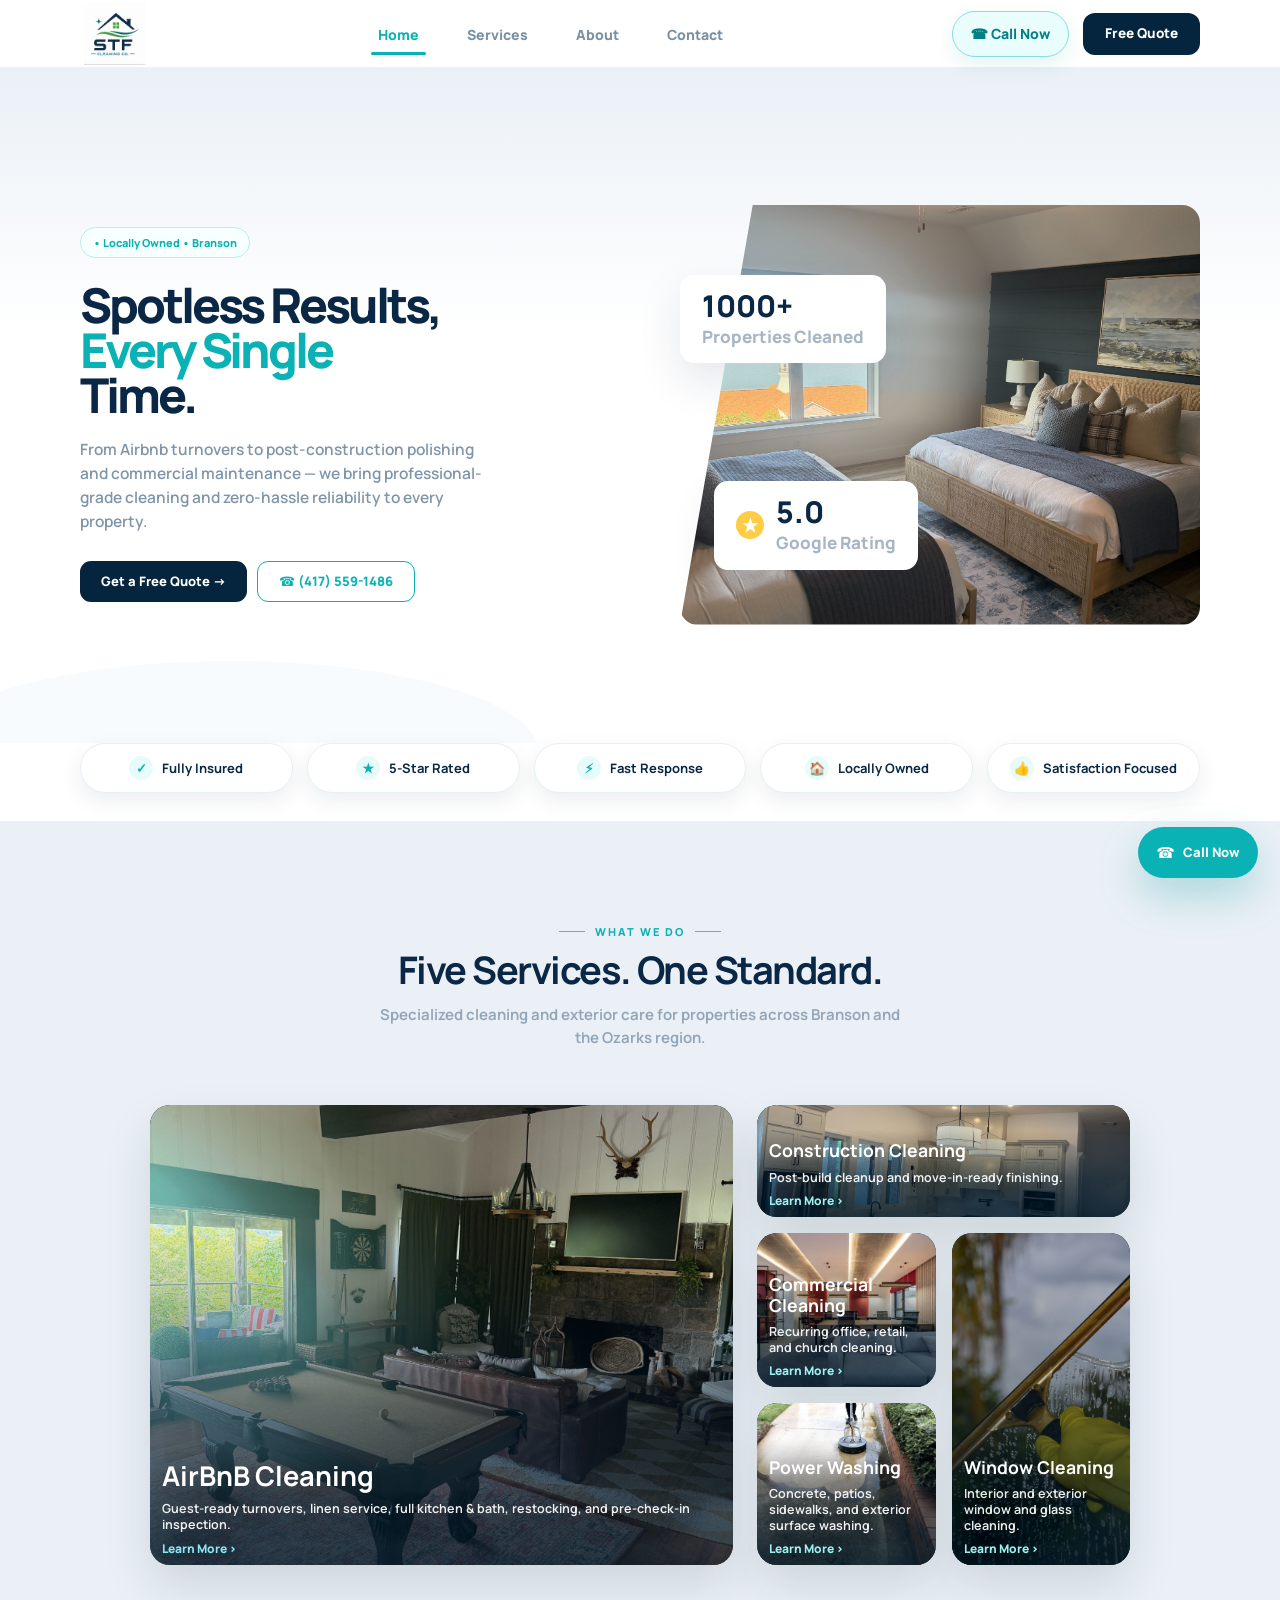
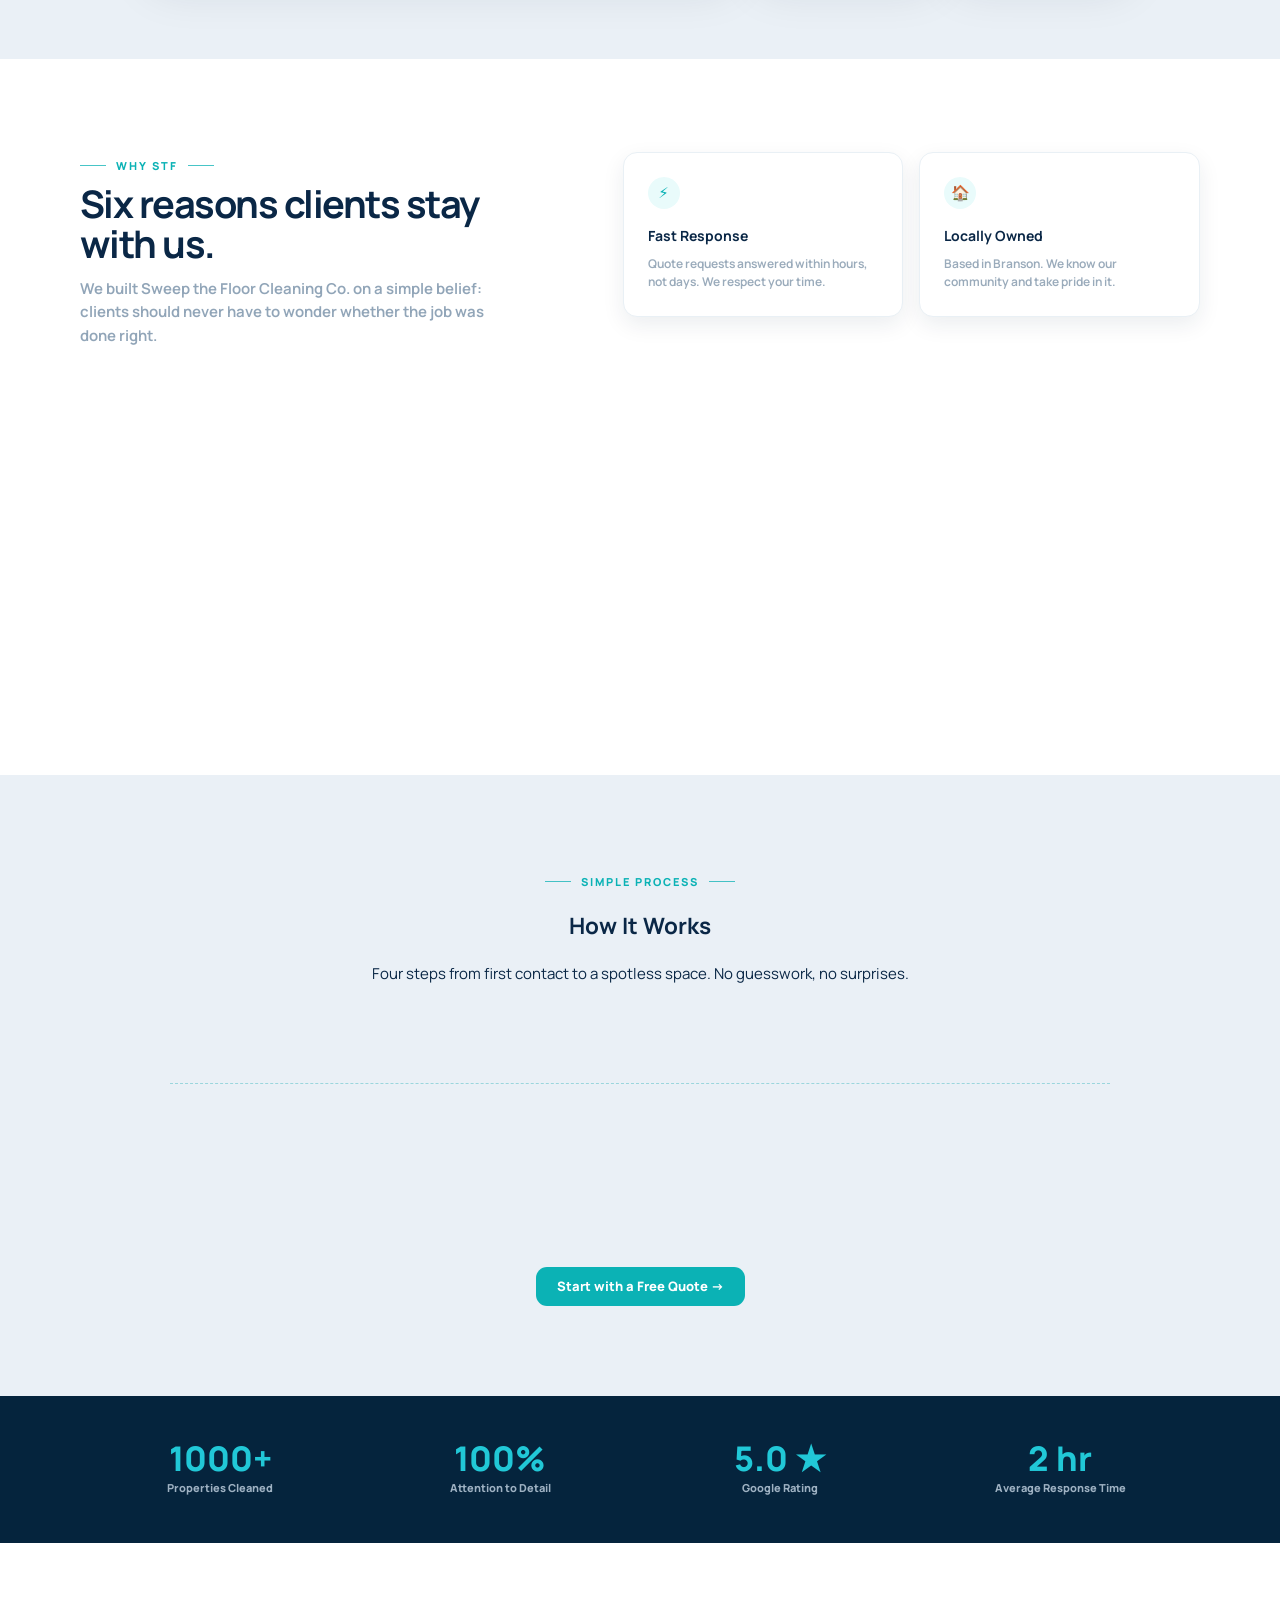
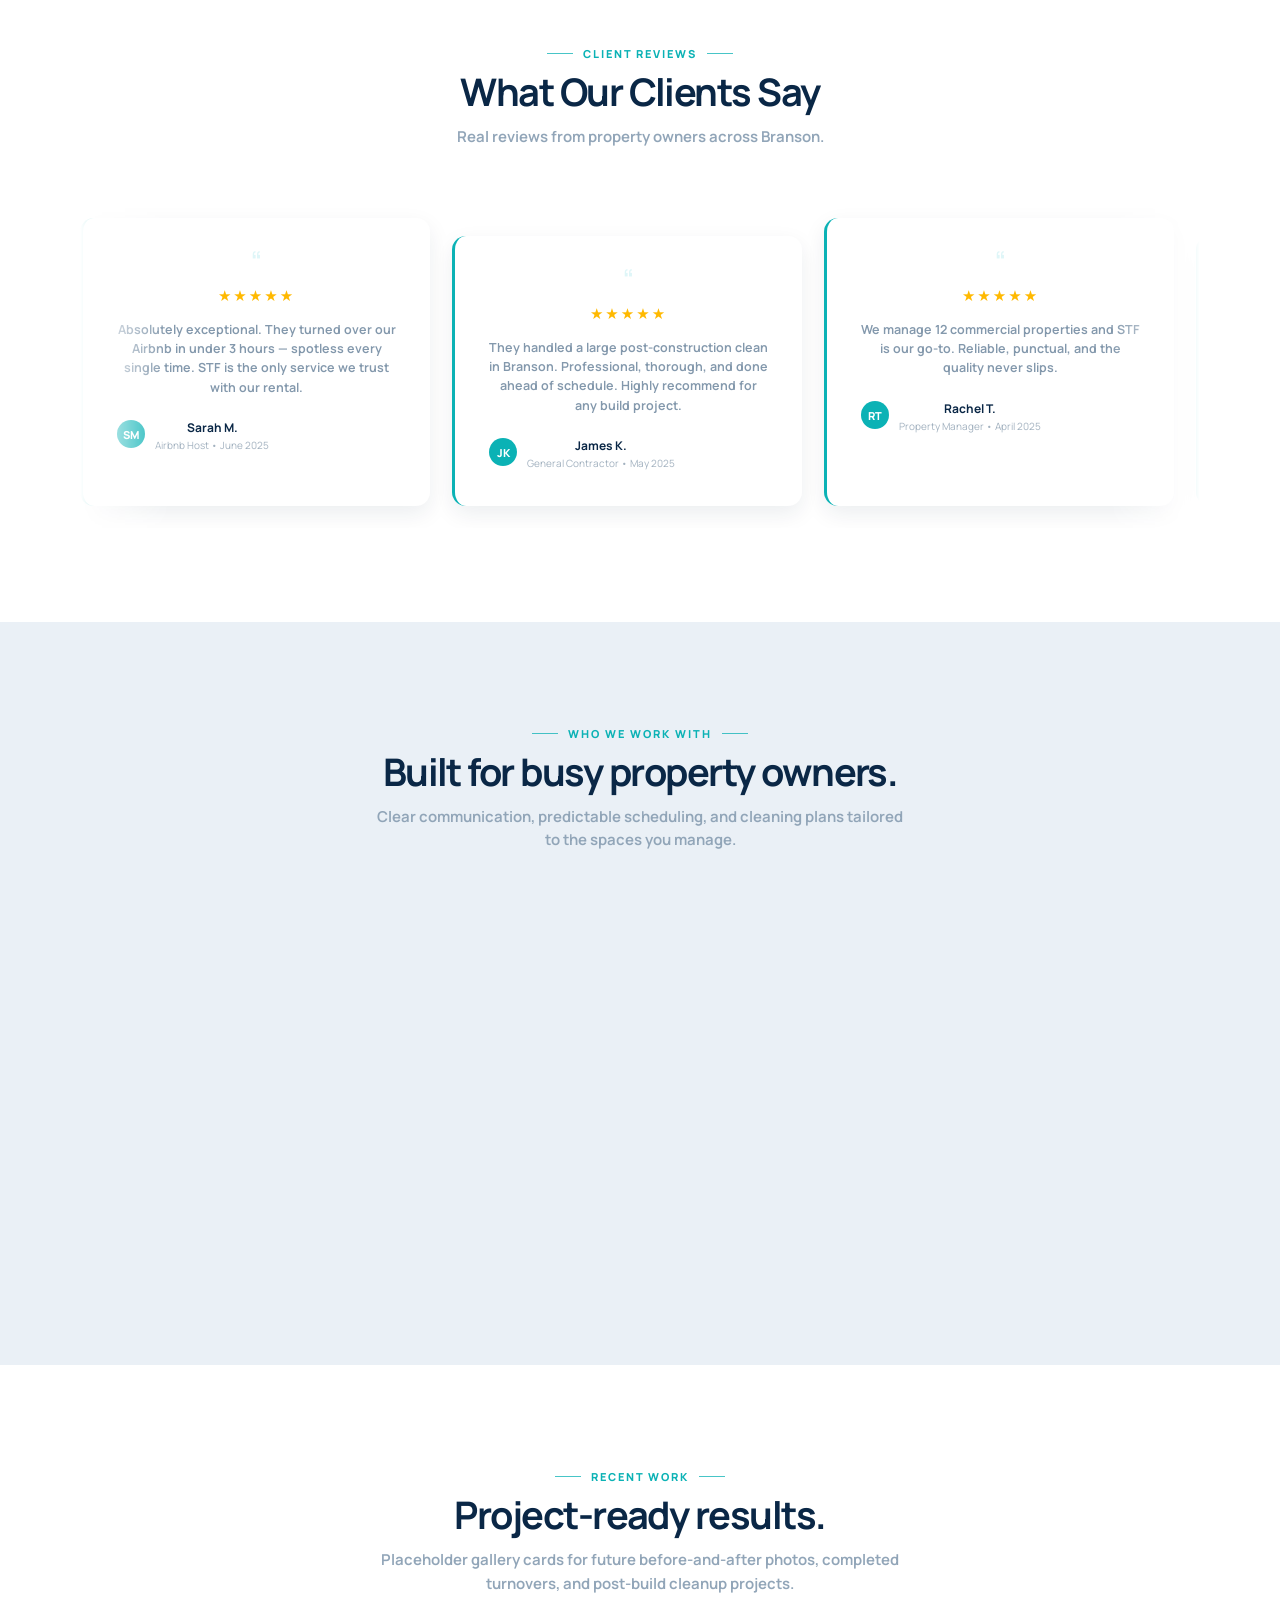
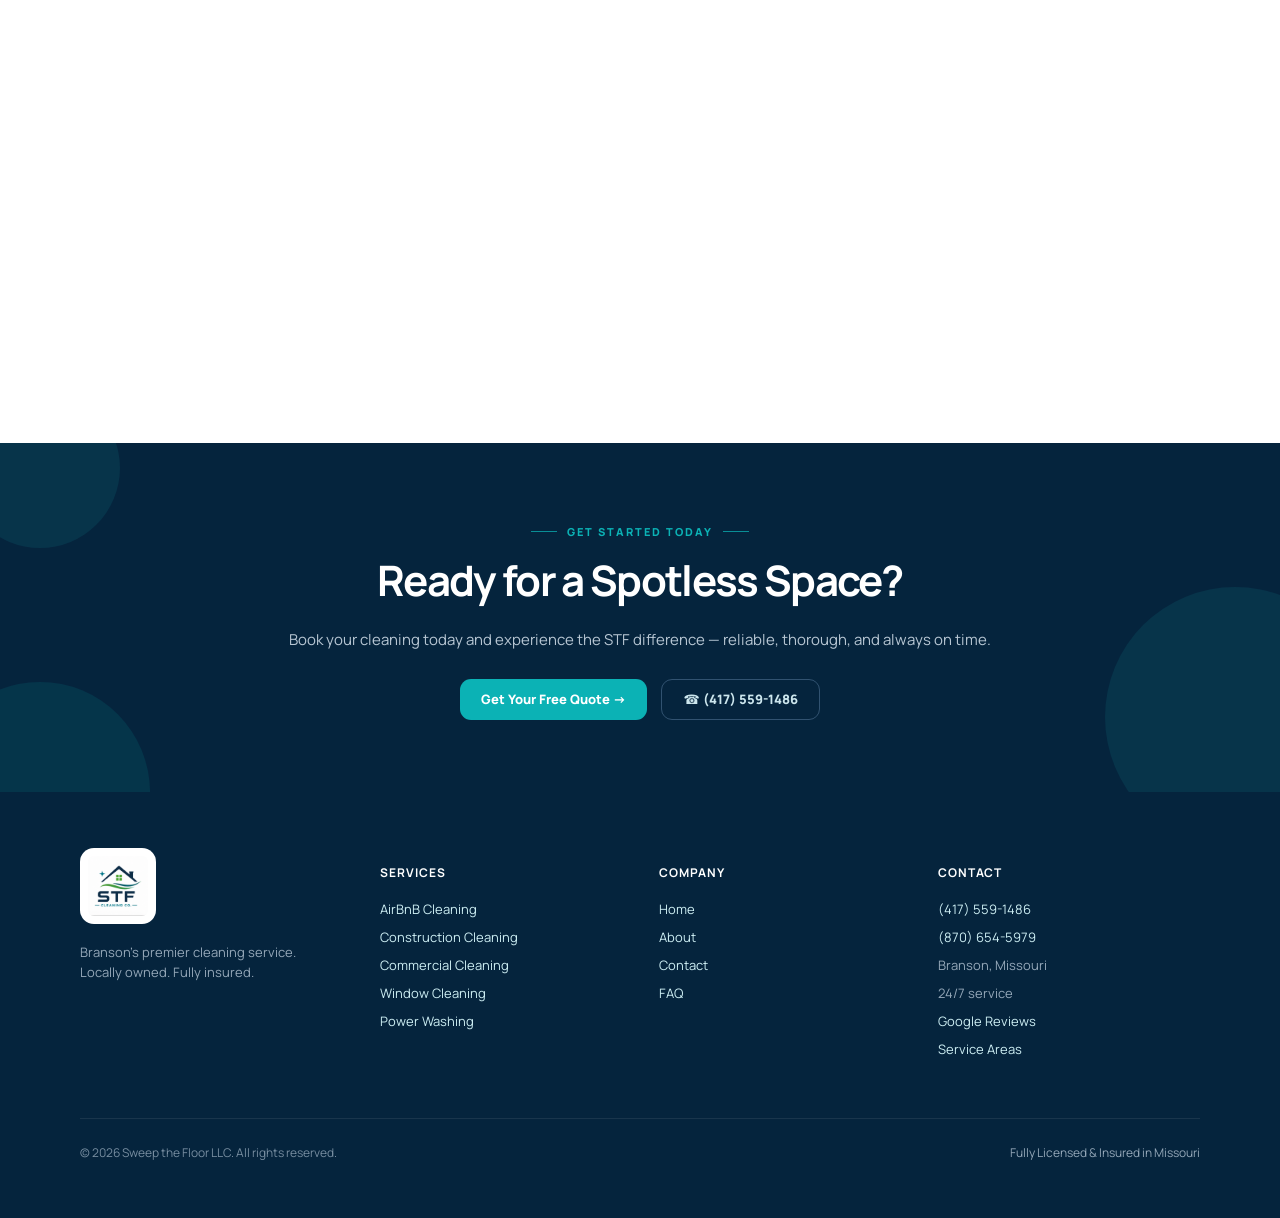
<file: index.html>
<!DOCTYPE html>
<html lang="en">
<head>
  <!-- ==========================================================
       BASIC PAGE SETUP / SEO
  ========================================================== -->
  <meta charset="UTF-8">
  <meta name="viewport" content="width=device-width, initial-scale=1.0">

  <title>Sweep the Floor Cleaning Co. | Branson Cleaning Services</title>
  <meta name="description" content="Premium Airbnb, construction, commercial, window, and power washing services in Branson, Missouri.">
  <link rel="icon" type="image/png" sizes="32x32" href="favicon-32x32.png">
  <link rel="icon" type="image/png" sizes="16x16" href="favicon-16x16.png">
  <link rel="shortcut icon" href="favicon.ico">
  <link rel="apple-touch-icon" sizes="180x180" href="apple-touch-icon.png">

  <!-- Google Font: Manrope -->
  <link rel="preconnect" href="https://fonts.googleapis.com">
  <link rel="preconnect" href="https://fonts.gstatic.com" crossorigin>
  <link
    href="https://fonts.googleapis.com/css2?family=Manrope:wght@500;600;700;800;900&display=swap"
    rel="stylesheet"
  >

  <!-- Main stylesheet -->
  <link rel="stylesheet" href="styles.css">
  <!-- Overrides for redesigned visuals (loaded last to take precedence) -->
  <link rel="stylesheet" href="styles.overrides.css">
</head>

<body>
  <!-- ==========================================================
       HEADER / NAVIGATION
  ========================================================== -->
  <header class="nav">
    <div class="container nav__in">
      <!-- Logo -->
      <a class="logo" href="index.html" aria-label="Sweep the Floor Cleaning Co. home">
        <img src="assets/logo.png" alt="STF Cleaning Co.">
      </a>

      <details class="nav-mobile">
        <summary><span class="nav-mobile__icon" aria-hidden="true">&#9776;</span><span>Menu</span></summary>
        <div class="nav-mobile__panel">
          <a href="index.html">Home</a>
          <a href="services.html">Services</a>
          <a href="about.html">About</a>
          <a href="contact.html">Contact</a>
        </div>
      </details>

      <!-- Main navigation -->
      <nav class="menu" aria-label="Main navigation">
        <a class="active" href="index.html">Home</a>
        <a href="services.html">Services</a>
        <a href="about.html">About</a>
        <a href="contact.html">Contact</a>
      </nav>

      <!-- Header CTA area -->
      <div class="nav__right">
        <a class="phone" href="tel:4175591486">&#9742; Call Now</a>
        <a class="btn btn--navy" href="contact.html">Free Quote</a>
      </div>
    </div>
  </header>

  <main>
    <!-- ==========================================================
         HERO SECTION
    ========================================================== -->
    <section class="hero">
      <div class="container hero__grid">
        <!-- Hero copy -->
        <div>
          <span class="pill">&bull; Locally Owned &bull; Branson</span>

          <h1>
            Spotless Results,
            <span class="accent">Every Single</span>
            Time.
          </h1>

          <p class="lead">
            From Airbnb turnovers to post-construction polishing and commercial maintenance &mdash; we bring professional-grade cleaning and zero-hassle reliability to every property.
          </p>

          <div class="hero__cta">
            <a class="btn btn--navy" href="contact.html">Get a Free Quote &rarr;</a>
            <a class="btn btn--outline" href="tel:4175591486">&#9742; (417) 559-1486</a>
          </div>
        </div>

        <!-- Hero visual / diagonal image card -->
        <div class="hero__visual" data-reveal>
          <div class="hero__image">
            <img
              src="assets/AirBnB1.jpeg"
              alt="Guest-ready Airbnb bedroom overlooking Table Rock Lake"
            >
          </div>

          <!-- Floating stat card -->
          <div class="float float--top">
            1000+
            <small>Properties Cleaned</small>
          </div>

          <!-- Floating rating card -->
          <div class="float float--rating">
            <span class="star">&#9733;</span>
            <div>
              5.0
              <small>Google Rating</small>
            </div>
          </div>
        </div>

        <!-- Mobile-only CTA row so both actions remain side-by-side under the hero content. -->
        <div class="hero__cta hero__cta--mobile" aria-label="Primary actions">
          <a class="btn btn--navy" href="contact.html">Get a Free Quote &rarr;</a>
          <a class="btn btn--outline" href="tel:4175591486">&#9742; (417) 559-1486</a>
        </div>
      </div>
    </section>

    <!-- ==========================================================
         TRUST STRIP
    ========================================================== -->
    <section class="trust-strip">
      <div class="container trust-grid">
        <div data-reveal>
          <span>&#10003;</span>
          <strong>Fully Insured</strong>
        </div>

        <div data-reveal>
          <span>&#9733;</span>
          <strong>5-Star Rated</strong>
        </div>

        <div data-reveal>
          <span>&#9889;</span>
          <strong>Fast Response</strong>
        </div>

        <div data-reveal>
          <span>&#127968;</span>
          <strong>Locally Owned</strong>
        </div>

        <div data-reveal>
          <span>&#128077;</span>
          <strong>Satisfaction Focused</strong>
        </div>
      </div>
    </section>

    <!-- ==========================================================
         SERVICES OVERVIEW
         Five-card layout:
         - Large Airbnb card
         - Four stacked service cards
    ========================================================== -->
    <section class="section section--soft">
      <div class="container center">
        <span class="eyebrow">What We Do</span>

        <h2>Five Services. One Standard.</h2>

        <p class="sub">
          Specialized cleaning and exterior care for properties across Branson and the Ozarks region.
        </p>

        <div class="services-grid services-grid--five">
          <!-- Large Airbnb service card -->
          <a class="card-img big" href="services.html#airbnb" data-reveal>
            <img
              src="assets/Airbnb2.jpeg"
              alt="Clean Airbnb game room and vacation rental space"
            >

            <div class="card-copy">
              <h3>AirBnB Cleaning</h3>
              <p>
                Guest-ready turnovers, linen service, full kitchen & bath, restocking,
                and pre-check-in inspection.
              </p>
              <span class="learn">Learn More &rsaquo;</span>
            </div>
          </a>

          <!-- Smaller stacked service cards -->
          <div class="services-stack">
            <!-- Construction cleaning -->
            <a class="card-img small" href="services.html#construction" data-reveal>
              <img
                src="assets/constructionkitchen.jpeg"
                alt="Modern interior under construction, ready for post-build cleanup"
              >

              <div class="card-copy">
                <h3>Construction Cleaning</h3>
                <p>
                  Post-build cleanup and move-in-ready finishing.
                </p>
                <span class="learn">Learn More &rsaquo;</span>
              </div>
            </a>

            <!-- Commercial cleaning -->
            <a class="card-img small" href="services.html#commercial" data-reveal>
              <img
                src="assets/commercial_space_stock.jpg"
                alt="Bright commercial office interior"
              >

              <div class="card-copy">
                <h3>Commercial Cleaning</h3>
                <p>
                  Recurring office, retail, and church cleaning.
                </p>
                <span class="learn">Learn More &rsaquo;</span>
              </div>
            </a>

            <!-- Window cleaning -->
            <a class="card-img small" href="services.html#windows" data-reveal>
              <img
                src="assets/window_residential.jpg"
                alt="Window cleaning service"
              >

              <div class="card-copy">
                <h3>Window Cleaning</h3>
                <p>
                  Interior and exterior window and glass cleaning.
                </p>
                <span class="learn">Learn More &rsaquo;</span>
              </div>
            </a>

            <!-- Power washing -->
            <a class="card-img small" href="services.html#powerwashing" data-reveal>
              <img
                src="assets/surfacecleaner.png"
                alt="Power washing concrete walkway"
              >

              <div class="card-copy">
                <h3>Power Washing</h3>
                <p>
                  Concrete, patios, sidewalks, and exterior surface washing.
                </p>
                <span class="learn">Learn More &rsaquo;</span>
              </div>
            </a>
          </div>
        </div>
      </div>
    </section>

    <!-- ==========================================================
         WHY CHOOSE STF
    ========================================================== -->
    <section class="section why-upgrade">
      <div class="container split why-split">
        <!-- Left column: intro + photo -->
        <div>
          <span class="eyebrow">Why STF</span>

          <h2>Six reasons clients stay with us.</h2>

          <p class="sub" style="margin:0;max-width:430px">
            We built Sweep the Floor Cleaning Co. on a simple belief:
            clients should never have to wonder whether the job was done right.
          </p>

          <div class="why-photo" data-reveal>
            <img
              src="assets/cleaningsupplies.png"
              alt="Professional cleaning supplies prepared for a detailed construction clean"
            >

            <div class="photo-badge">
              <strong>1000+</strong>
              <span>Properties Cleaned</span>
            </div>

            <div class="photo-badge rating">
              <strong>5.0 &#9733;</strong>
              <span>Google Rating</span>
            </div>
          </div>
        </div>

        <!-- Right column: feature cards -->
        <div class="feature-grid">
          <div class="feature" data-reveal>
            <div class="mini">&#9889;</div>
            <h3>Fast Response</h3>
            <p>Quote requests answered within hours, not days. We respect your time.</p>
          </div>

          <div class="feature" data-reveal>
            <div class="mini">&#127968;</div>
            <h3>Locally Owned</h3>
            <p>Based in Branson. We know our community and take pride in it.</p>
          </div>

          <div class="feature" data-reveal>
            <div class="mini">&#128197;</div>
            <h3>Reliable Scheduling</h3>
            <p>Same crew, same standard. Dependable service when it matters.</p>
          </div>

          <div class="feature" data-reveal>
            <div class="mini">&#128269;</div>
            <h3>Detail Focused</h3>
            <p>Every surface, every corner, every time. No shortcuts.</p>
          </div>

          <div class="feature" data-reveal>
            <div class="mini">&#129533;</div>
            <h3>Pro Equipment</h3>
            <p>Commercial-grade tools and products for superior, lasting results.</p>
          </div>

          <div class="feature" data-reveal>
            <div class="mini">&#128737;</div>
            <h3>Fully Insured</h3>
            <p>Licensed and insured in Missouri for complete peace of mind.</p>
          </div>
        </div>
      </div>
    </section>

    <!-- ==========================================================
         PROCESS SECTION
    ========================================================== -->
    <section class="process">
      <div class="container center">
        <span class="eyebrow">Simple Process</span>

        <h2>How It Works</h2>

        <p class="sub">
          Four steps from first contact to a spotless space. No guesswork, no surprises.
        </p>

        <div class="steps">
          <div class="step" data-reveal>
            <div class="num">01</div>
            <h3>Request a Quote</h3>
            <p>Fill out our quick form or call &mdash; we respond within hours, guaranteed.</p>
          </div>

          <div class="step" data-reveal>
            <div class="num">02</div>
            <h3>Schedule Service</h3>
            <p>We confirm your date and assign a trained crew matched to your job type.</p>
          </div>

          <div class="step" data-reveal>
            <div class="num">03</div>
            <h3>Professional Cleaning</h3>
            <p>Fully equipped crews arrive on time and clean to an uncompromising standard.</p>
          </div>

          <div class="step" data-reveal>
            <div class="num">04</div>
            <h3>Enjoy the Results</h3>
            <p>Walk into a spotless property with zero stress on your end. Always.</p>
          </div>
        </div>

        <div style="margin-top:42px">
          <a class="btn btn--teal" href="contact.html">Start with a Free Quote &rarr;</a>
        </div>
      </div>
    </section>

    <!-- ==========================================================
         STATS BAND
    ========================================================== -->
    <section class="stats">
      <div class="container stats__grid">
        <div class="stat">
          <strong>1000+</strong>
          <span>Properties Cleaned</span>
        </div>

        <div class="stat">
          <strong>100%</strong>
          <span>Attention to Detail</span>
        </div>

        <div class="stat">
          <strong>5.0 &#9733;</strong>
          <span>Google Rating</span>
        </div>

        <div class="stat">
          <strong>2 hr</strong>
          <span>Average Response Time</span>
        </div>
      </div>
    </section>

    <!-- ==========================================================
         CLIENT REVIEWS MARQUEE
    ========================================================== -->
    <section class="section">
      <div class="container center">
        <span class="eyebrow">Client Reviews</span>

        <h2>What Our Clients Say</h2>

        <p class="sub">
          Real reviews from property owners across Branson.
        </p>

        <div class="reviews is-marquee review-marquee">
          <div class="review-track">
            <article class="review">
              <div class="quote">&ldquo;</div>
              <div class="stars">&#9733;&#9733;&#9733;&#9733;&#9733;</div>
              <p>
                Absolutely exceptional. They turned over our Airbnb in under 3 hours &mdash;
                spotless every single time. STF is the only service we trust with our rental.
              </p>
              <div class="person">
                <span class="avatar">SM</span>
                <div>
                  <strong>Sarah M.</strong>
                  <small>Airbnb Host &bull; June 2025</small>
                </div>
              </div>
            </article>

            <article class="review">
              <div class="quote">&ldquo;</div>
              <div class="stars">&#9733;&#9733;&#9733;&#9733;&#9733;</div>
              <p>
                They handled a large post-construction clean in Branson. Professional,
                thorough, and done ahead of schedule. Highly recommend for any build project.
              </p>
              <div class="person">
                <span class="avatar">JK</span>
                <div>
                  <strong>James K.</strong>
                  <small>General Contractor &bull; May 2025</small>
                </div>
              </div>
            </article>

            <article class="review">
              <div class="quote">&ldquo;</div>
              <div class="stars">&#9733;&#9733;&#9733;&#9733;&#9733;</div>
              <p>
                We manage 12 commercial properties and STF is our go-to. Reliable,
                punctual, and the quality never slips.
              </p>
              <div class="person">
                <span class="avatar">RT</span>
                <div>
                  <strong>Rachel T.</strong>
                  <small>Property Manager &bull; April 2025</small>
                </div>
              </div>
            </article>

            <article class="review">
              <div class="quote">&ldquo;</div>
              <div class="stars">&#9733;&#9733;&#9733;&#9733;&#9733;</div>
              <p>
                Our cabin guests constantly mention how clean the place feels.
                Their turnovers are fast, consistent, and easy to schedule.
              </p>
              <div class="person">
                <span class="avatar">AL</span>
                <div>
                  <strong>Amanda L.</strong>
                  <small>Vacation Rental Owner &bull; June 2025</small>
                </div>
              </div>
            </article>

            <article class="review">
              <div class="quote">&ldquo;</div>
              <div class="stars">&#9733;&#9733;&#9733;&#9733;&#9733;</div>
              <p>
                They cleaned our office after hours and everything looked fresh the next morning.
                Very professional crew and great communication.
              </p>
              <div class="person">
                <span class="avatar">CP</span>
                <div>
                  <strong>Chris P.</strong>
                  <small>Office Manager &bull; May 2025</small>
                </div>
              </div>
            </article>

            <article class="review">
              <div class="quote">&ldquo;</div>
              <div class="stars">&#9733;&#9733;&#9733;&#9733;&#9733;</div>
              <p>
                Dust was everywhere after remodel work. STF came in and made the unit
                look ready for photos and move-in.
              </p>
              <div class="person">
                <span class="avatar">DN</span>
                <div>
                  <strong>Dana N.</strong>
                  <small>Property Owner &bull; April 2025</small>
                </div>
              </div>
            </article>

            <!-- Duplicate cards create a seamless infinite marquee loop -->
            <article class="review">
              <div class="quote">&ldquo;</div>
              <div class="stars">&#9733;&#9733;&#9733;&#9733;&#9733;</div>
              <p>
                Absolutely exceptional. They turned over our Airbnb in under 3 hours &mdash;
                spotless every single time. STF is the only service we trust with our rental.
              </p>
              <div class="person">
                <span class="avatar">SM</span>
                <div>
                  <strong>Sarah M.</strong>
                  <small>Airbnb Host &bull; June 2025</small>
                </div>
              </div>
            </article>

            <article class="review">
              <div class="quote">&ldquo;</div>
              <div class="stars">&#9733;&#9733;&#9733;&#9733;&#9733;</div>
              <p>
                They handled a large post-construction clean in Branson. Professional,
                thorough, and done ahead of schedule. Highly recommend for any build project.
              </p>
              <div class="person">
                <span class="avatar">JK</span>
                <div>
                  <strong>James K.</strong>
                  <small>General Contractor &bull; May 2025</small>
                </div>
              </div>
            </article>

            <article class="review">
              <div class="quote">&ldquo;</div>
              <div class="stars">&#9733;&#9733;&#9733;&#9733;&#9733;</div>
              <p>
                We manage 12 commercial properties and STF is our go-to. Reliable,
                punctual, and the quality never slips.
              </p>
              <div class="person">
                <span class="avatar">RT</span>
                <div>
                  <strong>Rachel T.</strong>
                  <small>Property Manager &bull; April 2025</small>
                </div>
              </div>
            </article>

            <article class="review">
              <div class="quote">&ldquo;</div>
              <div class="stars">&#9733;&#9733;&#9733;&#9733;&#9733;</div>
              <p>
                Our cabin guests constantly mention how clean the place feels.
                Their turnovers are fast, consistent, and easy to schedule.
              </p>
              <div class="person">
                <span class="avatar">AL</span>
                <div>
                  <strong>Amanda L.</strong>
                  <small>Vacation Rental Owner &bull; June 2025</small>
                </div>
              </div>
            </article>

            <article class="review">
              <div class="quote">&ldquo;</div>
              <div class="stars">&#9733;&#9733;&#9733;&#9733;&#9733;</div>
              <p>
                They cleaned our office after hours and everything looked fresh the next morning.
                Very professional crew and great communication.
              </p>
              <div class="person">
                <span class="avatar">CP</span>
                <div>
                  <strong>Chris P.</strong>
                  <small>Office Manager &bull; May 2025</small>
                </div>
              </div>
            </article>

            <article class="review">
              <div class="quote">&ldquo;</div>
              <div class="stars">&#9733;&#9733;&#9733;&#9733;&#9733;</div>
              <p>
                Dust was everywhere after remodel work. STF came in and made the unit
                look ready for photos and move-in.
              </p>
              <div class="person">
                <span class="avatar">DN</span>
                <div>
                  <strong>Dana N.</strong>
                  <small>Property Owner &bull; April 2025</small>
                </div>
              </div>
            </article>
          </div>
        </div>
      </div>
    </section>

    <!-- ==========================================================
         WHO WE WORK WITH / SERVICE AREA
    ========================================================== -->
    <section class="section section--soft who-area">
      <div class="container">
        <div class="section-head center">
          <span class="eyebrow">Who We Work With</span>
          <h2>Built for busy property owners.</h2>
          <p class="sub">
            Clear communication, predictable scheduling, and cleaning plans tailored
            to the spaces you manage.
          </p>
        </div>

        <div class="audience-grid">
          <div data-reveal>
            <span>&#127969;</span>
            <strong>Airbnb Hosts</strong>
          </div>

          <div data-reveal>
            <span>&#128119;</span>
            <strong>Contractors</strong>
          </div>

          <div data-reveal>
            <span>&#127970;</span>
            <strong>Offices</strong>
          </div>

          <div data-reveal>
            <span>&#128717;</span>
            <strong>Retail Spaces</strong>
          </div>

          <div data-reveal>
            <span>&#9962;</span>
            <strong>Churches</strong>
          </div>

          <div data-reveal>
            <span>&#127958;</span>
            <strong>Vacation Rentals</strong>
          </div>
        </div>

        <div class="service-area-card" data-reveal>
          <div>
            <span class="eyebrow">Service Area</span>
            <h3>Proudly serving Branson and the surrounding Ozarks.</h3>
            <p>Branson, Ozark, Nixa, Springfield, and surrounding areas.</p>
          </div>
        </div>
      </div>
    </section>

    <!-- ==========================================================
         RECENT WORK / PLACEHOLDER GALLERY
    ========================================================== -->
    <section class="section gallery-section">
      <div class="container center">
        <span class="eyebrow">Recent Work</span>

        <h2>Project-ready results.</h2>

        <p class="sub">
          Placeholder gallery cards for future before-and-after photos,
          completed turnovers, and post-build cleanup projects.
        </p>

        <div class="gallery-grid">
          <article data-reveal>
            <img
              src="assets/AirBnB1.jpeg"
              alt="Clean Airbnb living room"
            >
            <div>
              <strong>AirBnB Turnover</strong>
              <span>Guest-ready finish</span>
            </div>
          </article>

          <article data-reveal>
            <img
              src="assets/constructionkitchen.jpeg"
              alt="Interior renovation area ready for final construction cleanup"
            >
            <div>
              <strong>Construction Cleanup</strong>
              <span>Dust, debris, final polish</span>
            </div>
          </article>

          <article data-reveal>
            <img
              src="assets/commercial_space_stock.jpg"
              alt="Clean commercial office interior"
            >
            <div>
              <strong>Commercial Space</strong>
              <span>Professional recurring care</span>
            </div>
          </article>
        </div>
      </div>
    </section>

    <!-- ==========================================================
         FINAL CTA
    ========================================================== -->
    <section class="cta-dark">
      <div class="wave"></div>

      <div class="container">
        <span class="eyebrow">Get Started Today</span>

        <h2>Ready for a Spotless Space?</h2>

        <p class="sub" style="color:#b7c6d3">
          Book your cleaning today and experience the STF difference &mdash; reliable, thorough, and always on time.
        </p>

        <div style="margin-top:28px;display:flex;gap:14px;justify-content:center">
          <a class="btn btn--teal" href="contact.html">Get Your Free Quote &rarr;</a>
          <a
            class="btn btn--outline"
            style="background:transparent;color:#cce6ed;border-color:#315270"
            href="tel:4175591486"
          >
            &#9742; (417) 559-1486
          </a>
        </div>
      </div>
    </section>
  </main>

  <!-- ==========================================================
       FOOTER
  ========================================================== -->
  <footer class="footer">
    <div class="container">
      <div class="footer__grid">
        <!-- Footer brand block -->
        <div>
          <img src="assets/logo.png" alt="STF Cleaning Co.">
          <p>Branson's premier cleaning service. Locally owned. Fully insured.</p>
        </div>

        <!-- Footer services -->
        <div>
          <h4>Services</h4>
          <a href="services.html#airbnb">AirBnB Cleaning</a>
          <a href="services.html#construction">Construction Cleaning</a>
          <a href="services.html#commercial">Commercial Cleaning</a>
          <a href="services.html#windows">Window Cleaning</a>
          <a href="services.html#powerwashing">Power Washing</a>
        </div>

        <!-- Footer company links -->
        <div>
          <h4>Company</h4>
          <a href="index.html">Home</a>
          <a href="about.html">About</a>
          <a href="contact.html">Contact</a>
          <a href="contact.html#faq">FAQ</a>
        </div>

        <!-- Footer contact -->
        <div>
          <h4>Contact</h4>
          <a href="tel:4175591486">(417) 559-1486</a>
          <a href="tel:8706545979">(870) 654-5979</a>
          <p>Branson, Missouri</p>
          <p>24/7 service</p>
          <a href="contact.html">Google Reviews</a>
          <a href="contact.html">Service Areas</a>
        </div>
      </div>

      <div class="footer-mobile-menu">
        <div class="footer-mobile-brand">
          <img src="assets/logo.png" alt="STF Cleaning Co.">
          <p>Branson's premier cleaning service. Locally owned. Fully insured.</p>
        </div>

        <details class="footer-mobile-drawer">
          <summary><span class="footer-mobile-drawer__icon" aria-hidden="true">&#9776;</span><span>Menu</span></summary>
          <div class="footer-mobile-panels">
            <details class="footer-mobile-section">
              <summary>Services</summary>
              <div class="footer-mobile-links">
                <a href="services.html#airbnb">AirBnB Cleaning</a>
                <a href="services.html#construction">Construction Cleaning</a>
                <a href="services.html#commercial">Commercial Cleaning</a>
                <a href="services.html#windows">Window Cleaning</a>
                <a href="services.html#powerwashing">Power Washing</a>
              </div>
            </details>

            <details class="footer-mobile-section">
              <summary>About</summary>
              <div class="footer-mobile-links">
                <a href="index.html">Home</a>
                <a href="about.html">About</a>
                <a href="contact.html">Contact</a>
                <a href="contact.html#faq">FAQ</a>
              </div>
            </details>

            <details class="footer-mobile-section">
              <summary>Contact</summary>
              <div class="footer-mobile-links">
                <a href="tel:4175591486">(417) 559-1486</a>
                <a href="tel:8706545979">(870) 654-5979</a>
                <p>Branson, Missouri</p>
                <p>24/7 service</p>
                <a href="contact.html">Google Reviews</a>
                <a href="contact.html">Service Areas</a>
              </div>
            </details>
          </div>
        </details>
      </div>

      <div class="footer__bottom">
        <span>&copy; 2026 Sweep the Floor LLC. All rights reserved.</span>
        <span class="licensed">Fully Licensed &amp; Insured in Missouri</span>
      </div>
    </div>
  </footer>

  <!-- Floating phone CTA -->
  <a class="float-call" href="tel:4175591486">&#9742;<span>Call Now</span>
  </a>

  <!-- Main JavaScript -->
  <script src="script.js"></script>
</body>
</html>
</file>
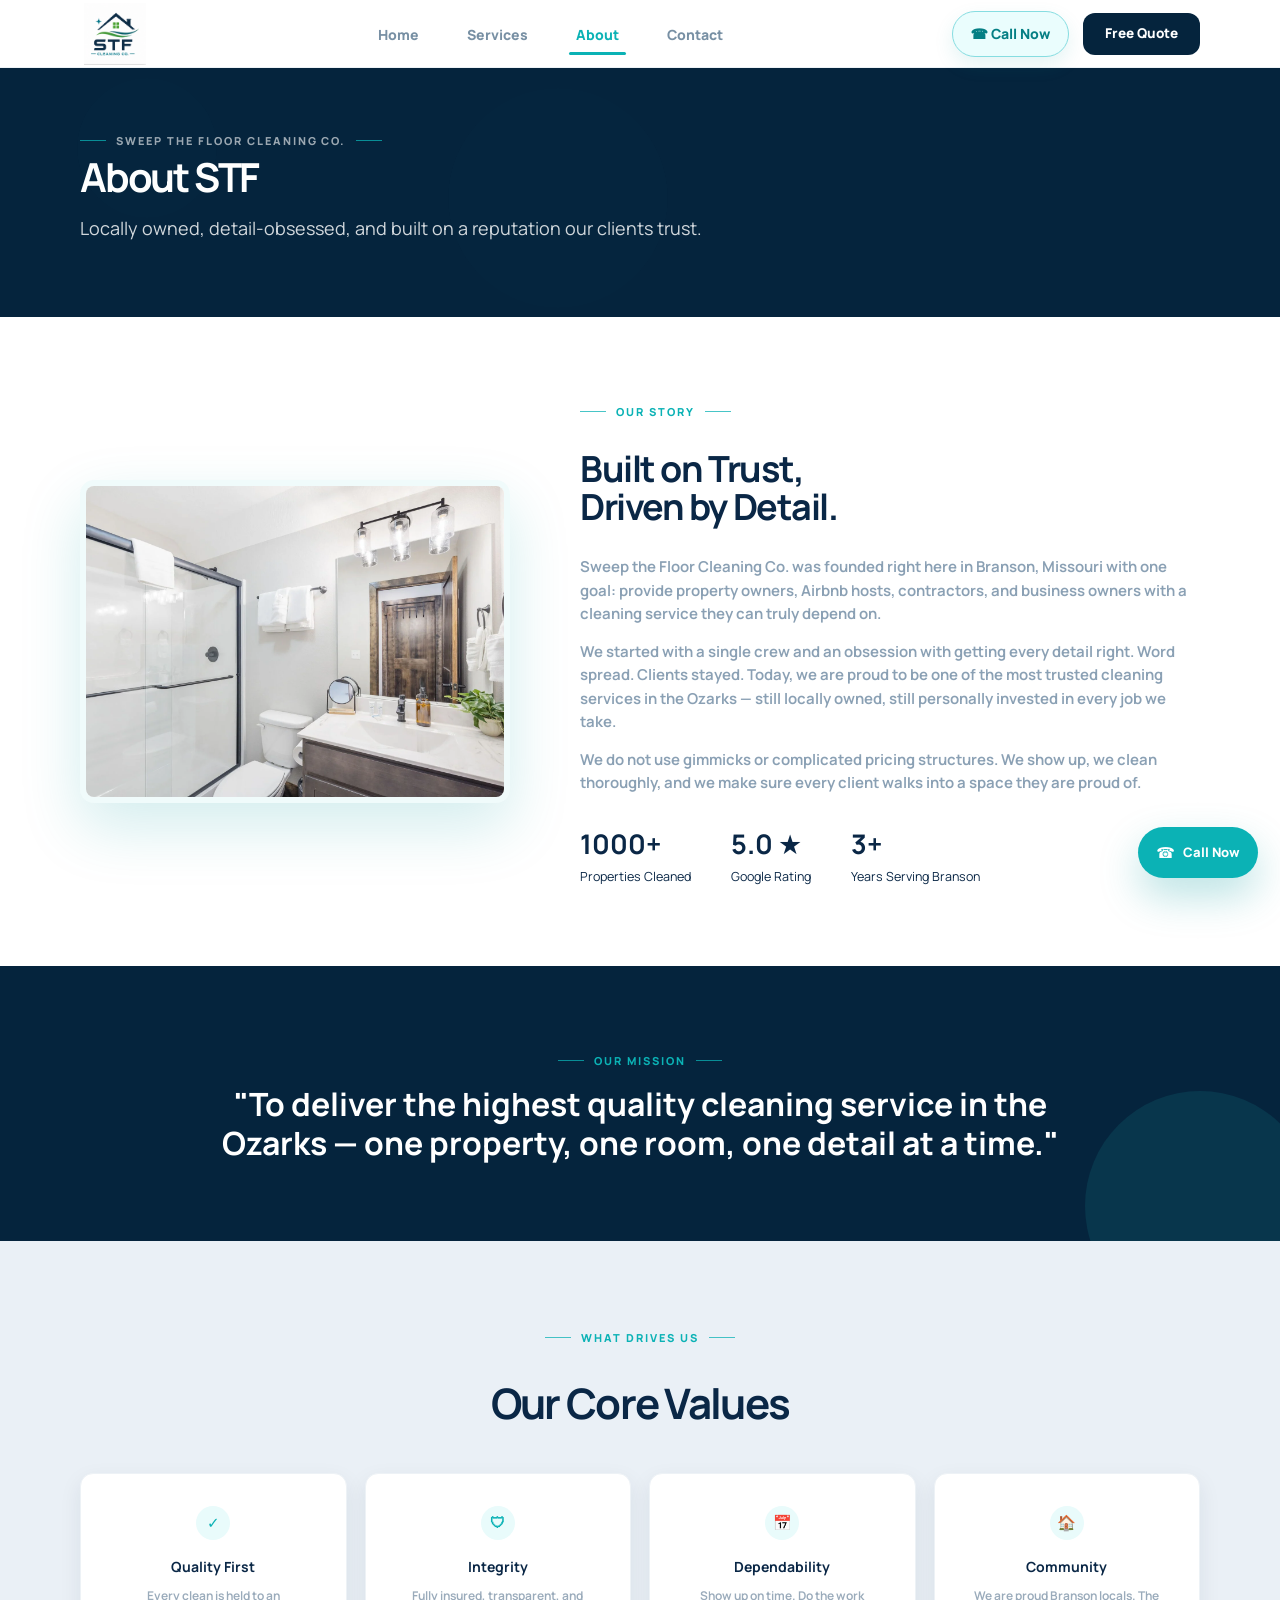
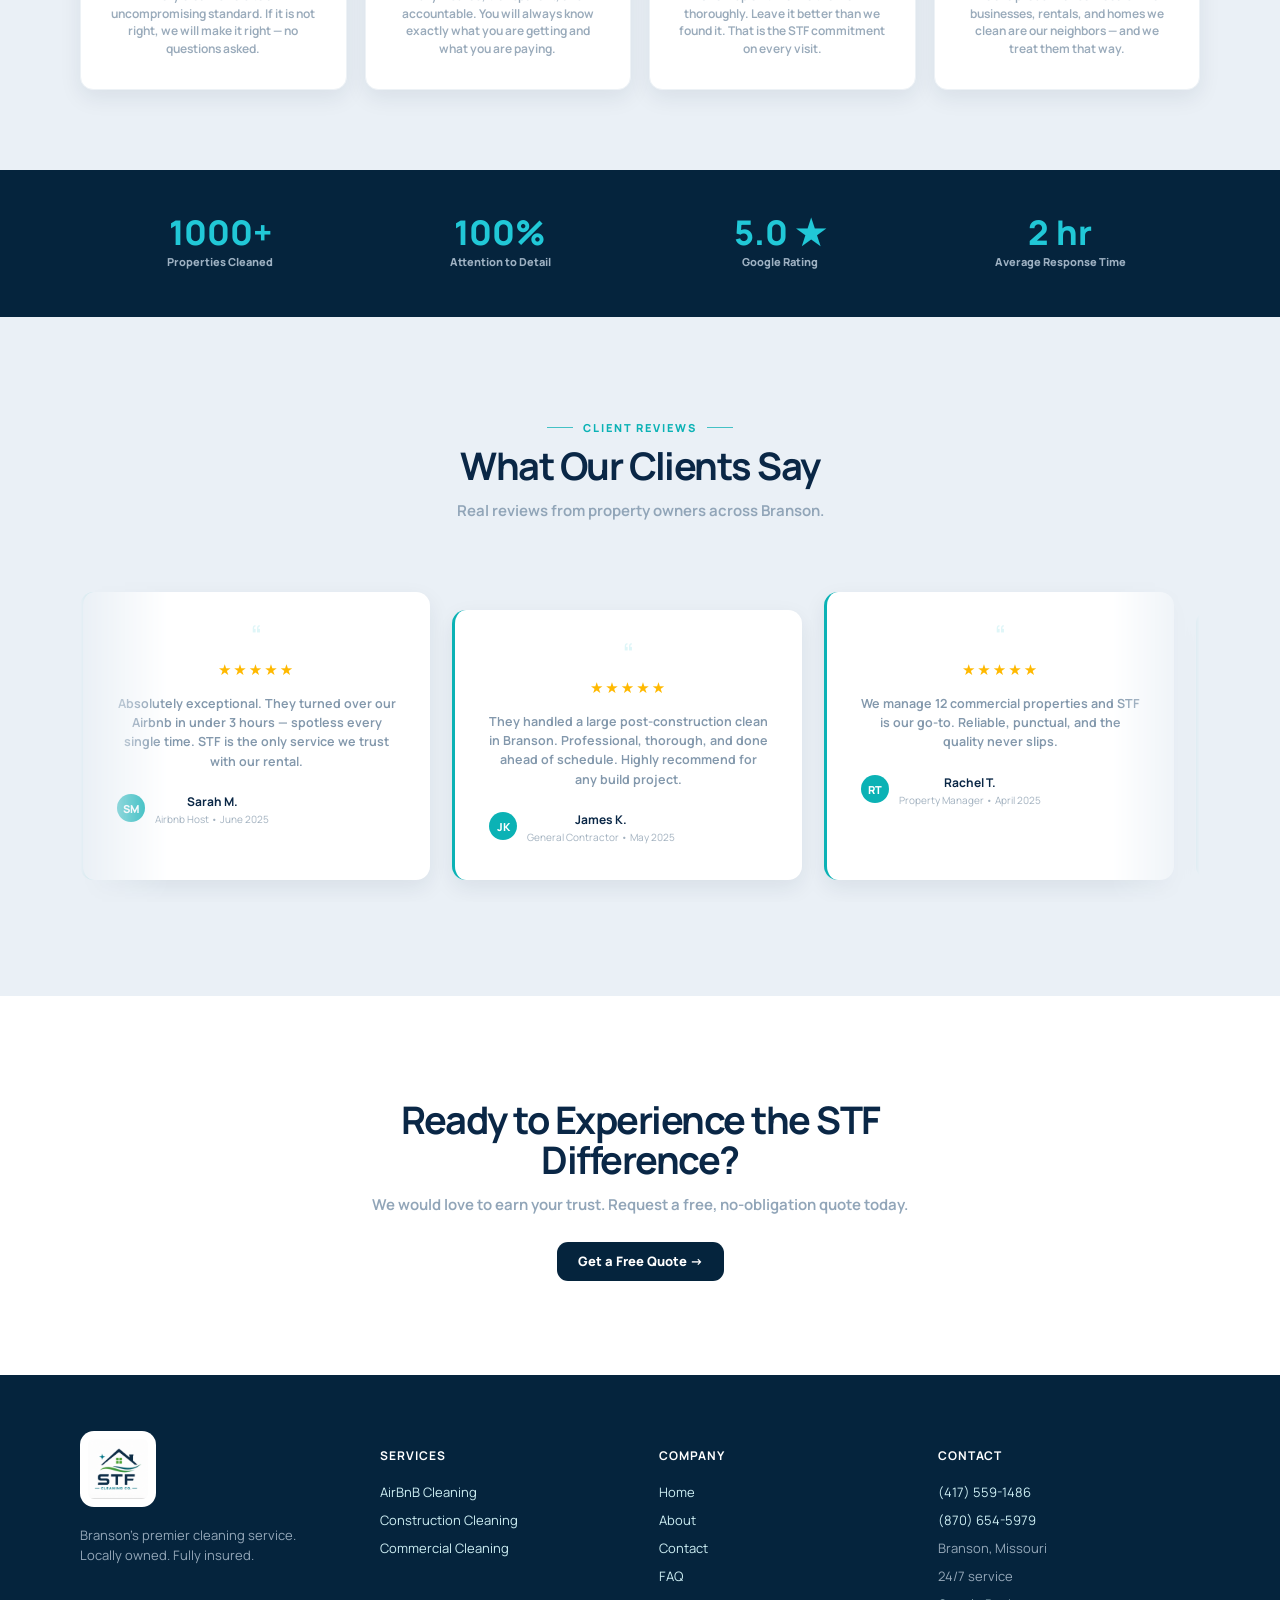
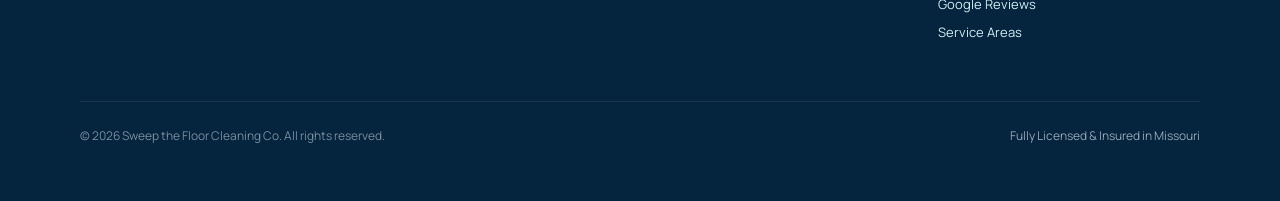
<file: about.html>
<!-- ABOUT PAGE: Brand narrative page combining mission, trust signals, and conversion CTAs. -->
<!-- MAINTENANCE NOTE: Keep class names aligned with styles.css and styles.overrides.css. -->
<!DOCTYPE html>
<html lang="en">
<head>
  <meta charset="UTF-8">
  <meta name="viewport" content="width=device-width, initial-scale=1.0">
  <title>About | Sweep the Floor Cleaning Co.</title>
  <meta name="description" content="Learn about Sweep the Floor Cleaning Co., a locally owned Branson cleaning company.">
  <link rel="icon" type="image/png" sizes="32x32" href="favicon-32x32.png">
  <link rel="icon" type="image/png" sizes="16x16" href="favicon-16x16.png">
  <link rel="shortcut icon" href="favicon.ico">
  <link rel="apple-touch-icon" sizes="180x180" href="apple-touch-icon.png">
  <link rel="preconnect" href="https://fonts.googleapis.com">
  <link rel="preconnect" href="https://fonts.gstatic.com" crossorigin>
  <link href="https://fonts.googleapis.com/css2?family=Manrope:wght@500;600;700;800;900&display=swap" rel="stylesheet">
  <link rel="stylesheet" href="styles.css">
  <link rel="stylesheet" href="styles.overrides.css">
</head>
<body class="about-page">
  <header class="nav">
    <div class="container nav__in">
      <a class="logo" href="index.html" aria-label="Sweep the Floor Cleaning Co. home">
        <img src="assets/logo.png" alt="STF Cleaning Co.">
      </a>

      <details class="nav-mobile">
        <summary><span class="nav-mobile__icon" aria-hidden="true">&#9776;</span><span>Menu</span></summary>
        <div class="nav-mobile__panel">
          <a href="index.html">Home</a>
          <a href="services.html">Services</a>
          <a href="about.html">About</a>
          <a href="contact.html">Contact</a>
        </div>
      </details>

      <nav class="menu" aria-label="Main navigation">
        <a href="index.html">Home</a>
        <a href="services.html">Services</a>
        <a class="active" href="about.html">About</a>
        <a href="contact.html">Contact</a>
      </nav>

      <div class="nav__right">
        <a class="phone" href="tel:4175591486">&#9742; Call Now</a>
        <a class="btn btn--navy" href="contact.html">Free Quote</a>
      </div>
    </div>
  </header>

  <main>
    <section class="page-hero page-hero--dark">
      <div class="container">
        <span class="eyebrow">Sweep the Floor Cleaning Co.</span>
        <h1>About STF</h1>
        <p>Locally owned, detail-obsessed, and built on a reputation our clients trust.</p>
      </div>
    </section>

    <section>
      <div class="container about-story">
        <div class="portrait">
          <img src="assets/airbnbbathroom.png" alt="Sweep the Floor Cleaning Co. service team">
        </div>

        <div class="story">
          <span class="eyebrow">Our Story</span>
          <h2>Built on Trust,<br>Driven by Detail.</h2>
          <p>
            Sweep the Floor Cleaning Co. was founded right here in Branson, Missouri with one goal:
            provide property owners, Airbnb hosts, contractors, and business owners with a cleaning service
            they can truly depend on.
          </p>
          <p>
            We started with a single crew and an obsession with getting every detail right. Word spread.
            Clients stayed. Today, we are proud to be one of the most trusted cleaning services in the Ozarks
            &mdash; still locally owned, still personally invested in every job we take.
          </p>
          <p>
            We do not use gimmicks or complicated pricing structures. We show up, we clean thoroughly,
            and we make sure every client walks into a space they are proud of.
          </p>

          <div class="story-stats">
            <div><strong>1000+</strong><small>Properties Cleaned</small></div>
            <div><strong>5.0 &#9733;</strong><small>Google Rating</small></div>
            <div><strong>3+</strong><small>Years Serving Branson</small></div>
          </div>
        </div>
      </div>
    </section>

    <section class="mission">
      <div class="container">
        <span class="eyebrow">Our Mission</span>
        <h2>"To deliver the highest quality cleaning service in the Ozarks &mdash; one property, one room, one detail at a time."</h2>
      </div>
    </section>

    <section class="values">
      <div class="container center">
        <span class="eyebrow">What Drives Us</span>
        <h2>Our Core Values</h2>

        <div class="values-grid">
          <div class="value">
            <div class="mini">&#10003;</div>
            <h3>Quality First</h3>
            <p>Every clean is held to an uncompromising standard. If it is not right, we will make it right &mdash; no questions asked.</p>
          </div>

          <div class="value">
            <div class="mini">&#128737;</div>
            <h3>Integrity</h3>
            <p>Fully insured, transparent, and accountable. You will always know exactly what you are getting and what you are paying.</p>
          </div>

          <div class="value">
            <div class="mini">&#128197;</div>
            <h3>Dependability</h3>
            <p>Show up on time. Do the work thoroughly. Leave it better than we found it. That is the STF commitment on every visit.</p>
          </div>

          <div class="value">
            <div class="mini">&#127968;</div>
            <h3>Community</h3>
            <p>We are proud Branson locals. The businesses, rentals, and homes we clean are our neighbors &mdash; and we treat them that way.</p>
          </div>
        </div>
      </div>
    </section>

    <section class="stats">
      <div class="container stats__grid">
        <div class="stat"><strong>1000+</strong><span>Properties Cleaned</span></div>
        <div class="stat"><strong>100%</strong><span>Attention to Detail</span></div>
        <div class="stat"><strong>5.0 &#9733;</strong><span>Google Rating</span></div>
        <div class="stat"><strong>2 hr</strong><span>Average Response Time</span></div>
      </div>
    </section>

    <section class="section section--soft">
      <div class="container center">
        <span class="eyebrow">Client Reviews</span>
        <h2>What Our Clients Say</h2>
        <p class="sub">Real reviews from property owners across Branson.</p>

        <div class="reviews is-marquee review-marquee">
          <div class="review-track">
            <article class="review"><div class="quote">&ldquo;</div><div class="stars">&#9733;&#9733;&#9733;&#9733;&#9733;</div><p>Absolutely exceptional. They turned over our Airbnb in under 3 hours &mdash; spotless every single time. STF is the only service we trust with our rental.</p><div class="person"><span class="avatar">SM</span><div><strong>Sarah M.</strong><small>Airbnb Host &bull; June 2025</small></div></div></article>
            <article class="review"><div class="quote">&ldquo;</div><div class="stars">&#9733;&#9733;&#9733;&#9733;&#9733;</div><p>They handled a large post-construction clean in Branson. Professional, thorough, and done ahead of schedule. Highly recommend for any build project.</p><div class="person"><span class="avatar">JK</span><div><strong>James K.</strong><small>General Contractor &bull; May 2025</small></div></div></article>
            <article class="review"><div class="quote">&ldquo;</div><div class="stars">&#9733;&#9733;&#9733;&#9733;&#9733;</div><p>We manage 12 commercial properties and STF is our go-to. Reliable, punctual, and the quality never slips.</p><div class="person"><span class="avatar">RT</span><div><strong>Rachel T.</strong><small>Property Manager &bull; April 2025</small></div></div></article>
            <article class="review"><div class="quote">&ldquo;</div><div class="stars">&#9733;&#9733;&#9733;&#9733;&#9733;</div><p>Our cabin guests constantly mention how clean the place feels. Their turnovers are fast, consistent, and easy to schedule.</p><div class="person"><span class="avatar">AL</span><div><strong>Amanda L.</strong><small>Vacation Rental Owner &bull; June 2025</small></div></div></article>
            <article class="review"><div class="quote">&ldquo;</div><div class="stars">&#9733;&#9733;&#9733;&#9733;&#9733;</div><p>They cleaned our office after hours and everything looked fresh the next morning. Very professional crew and great communication.</p><div class="person"><span class="avatar">CP</span><div><strong>Chris P.</strong><small>Office Manager &bull; May 2025</small></div></div></article>
            <article class="review"><div class="quote">&ldquo;</div><div class="stars">&#9733;&#9733;&#9733;&#9733;&#9733;</div><p>Dust was everywhere after remodel work. STF came in and made the unit look ready for photos and move-in.</p><div class="person"><span class="avatar">DN</span><div><strong>Dana N.</strong><small>Property Owner &bull; April 2025</small></div></div></article>

            <article class="review"><div class="quote">&ldquo;</div><div class="stars">&#9733;&#9733;&#9733;&#9733;&#9733;</div><p>Absolutely exceptional. They turned over our Airbnb in under 3 hours &mdash; spotless every single time. STF is the only service we trust with our rental.</p><div class="person"><span class="avatar">SM</span><div><strong>Sarah M.</strong><small>Airbnb Host &bull; June 2025</small></div></div></article>
            <article class="review"><div class="quote">&ldquo;</div><div class="stars">&#9733;&#9733;&#9733;&#9733;&#9733;</div><p>They handled a large post-construction clean in Branson. Professional, thorough, and done ahead of schedule. Highly recommend for any build project.</p><div class="person"><span class="avatar">JK</span><div><strong>James K.</strong><small>General Contractor &bull; May 2025</small></div></div></article>
            <article class="review"><div class="quote">&ldquo;</div><div class="stars">&#9733;&#9733;&#9733;&#9733;&#9733;</div><p>We manage 12 commercial properties and STF is our go-to. Reliable, punctual, and the quality never slips.</p><div class="person"><span class="avatar">RT</span><div><strong>Rachel T.</strong><small>Property Manager &bull; April 2025</small></div></div></article>
            <article class="review"><div class="quote">&ldquo;</div><div class="stars">&#9733;&#9733;&#9733;&#9733;&#9733;</div><p>Our cabin guests constantly mention how clean the place feels. Their turnovers are fast, consistent, and easy to schedule.</p><div class="person"><span class="avatar">AL</span><div><strong>Amanda L.</strong><small>Vacation Rental Owner &bull; June 2025</small></div></div></article>
            <article class="review"><div class="quote">&ldquo;</div><div class="stars">&#9733;&#9733;&#9733;&#9733;&#9733;</div><p>They cleaned our office after hours and everything looked fresh the next morning. Very professional crew and great communication.</p><div class="person"><span class="avatar">CP</span><div><strong>Chris P.</strong><small>Office Manager &bull; May 2025</small></div></div></article>
            <article class="review"><div class="quote">&ldquo;</div><div class="stars">&#9733;&#9733;&#9733;&#9733;&#9733;</div><p>Dust was everywhere after remodel work. STF came in and made the unit look ready for photos and move-in.</p><div class="person"><span class="avatar">DN</span><div><strong>Dana N.</strong><small>Property Owner &bull; April 2025</small></div></div></article>
          </div>
        </div>
      </div>
    </section>

    <section class="section center">
      <div class="container">
        <h2>Ready to Experience the STF<br>Difference?</h2>
        <p class="sub">We would love to earn your trust. Request a free, no-obligation quote today.</p>
        <div style="margin-top:26px"><a class="btn btn--navy" href="contact.html">Get a Free Quote &rarr;</a></div>
      </div>
    </section>
  </main>

  <footer class="footer">
    <div class="container">
      <div class="footer__grid">
        <div>
          <img src="assets/logo.png" alt="STF">
          <p>Branson's premier cleaning service. Locally owned. Fully insured.</p>
        </div>

        <div>
          <h4>Services</h4>
          <a href="services.html#airbnb">AirBnB Cleaning</a>
          <a href="services.html#construction">Construction Cleaning</a>
          <a href="services.html#commercial">Commercial Cleaning</a>
        </div>

        <div>
          <h4>Company</h4>
          <a href="index.html">Home</a>
          <a href="about.html">About</a>
          <a href="contact.html">Contact</a>
          <a href="contact.html#faq">FAQ</a>
        </div>

        <div>
          <h4>Contact</h4>
          <a href="tel:4175591486">(417) 559-1486</a>
          <a href="tel:8706545979">(870) 654-5979</a>
          <p>Branson, Missouri</p>
          <p>24/7 service</p>
          <a href="contact.html">Google Reviews</a>
          <a href="contact.html">Service Areas</a>
        </div>
      </div>

      <div class="footer-mobile-menu">
        <div class="footer-mobile-brand">
          <img src="assets/logo.png" alt="STF">
          <p>Branson's premier cleaning service. Locally owned. Fully insured.</p>
        </div>

        <details class="footer-mobile-drawer">
          <summary><span class="footer-mobile-drawer__icon" aria-hidden="true">&#9776;</span><span>Menu</span></summary>
          <div class="footer-mobile-panels">
            <details class="footer-mobile-section">
              <summary>Services</summary>
              <div class="footer-mobile-links">
                <a href="services.html#airbnb">AirBnB Cleaning</a>
                <a href="services.html#construction">Construction Cleaning</a>
                <a href="services.html#commercial">Commercial Cleaning</a>
              </div>
            </details>

            <details class="footer-mobile-section">
              <summary>About</summary>
              <div class="footer-mobile-links">
                <a href="index.html">Home</a>
                <a href="about.html">About</a>
                <a href="contact.html">Contact</a>
                <a href="contact.html#faq">FAQ</a>
              </div>
            </details>

            <details class="footer-mobile-section">
              <summary>Contact</summary>
              <div class="footer-mobile-links">
                <a href="tel:4175591486">(417) 559-1486</a>
                <a href="tel:8706545979">(870) 654-5979</a>
                <p>Branson, Missouri</p>
                <p>24/7 service</p>
                <a href="contact.html">Google Reviews</a>
                <a href="contact.html">Service Areas</a>
              </div>
            </details>
          </div>
        </details>
      </div>

      <div class="footer__bottom">
        <span>&copy; 2026 Sweep the Floor Cleaning Co. All rights reserved.</span>
        <span class="licensed">Fully Licensed &amp; Insured in Missouri</span>
      </div>
    </div>
  </footer>

  <a class="float-call" href="tel:4175591486">&#9742;<span>Call Now</span></a>
  <script src="script.js"></script>
</body>
</html>
</file>
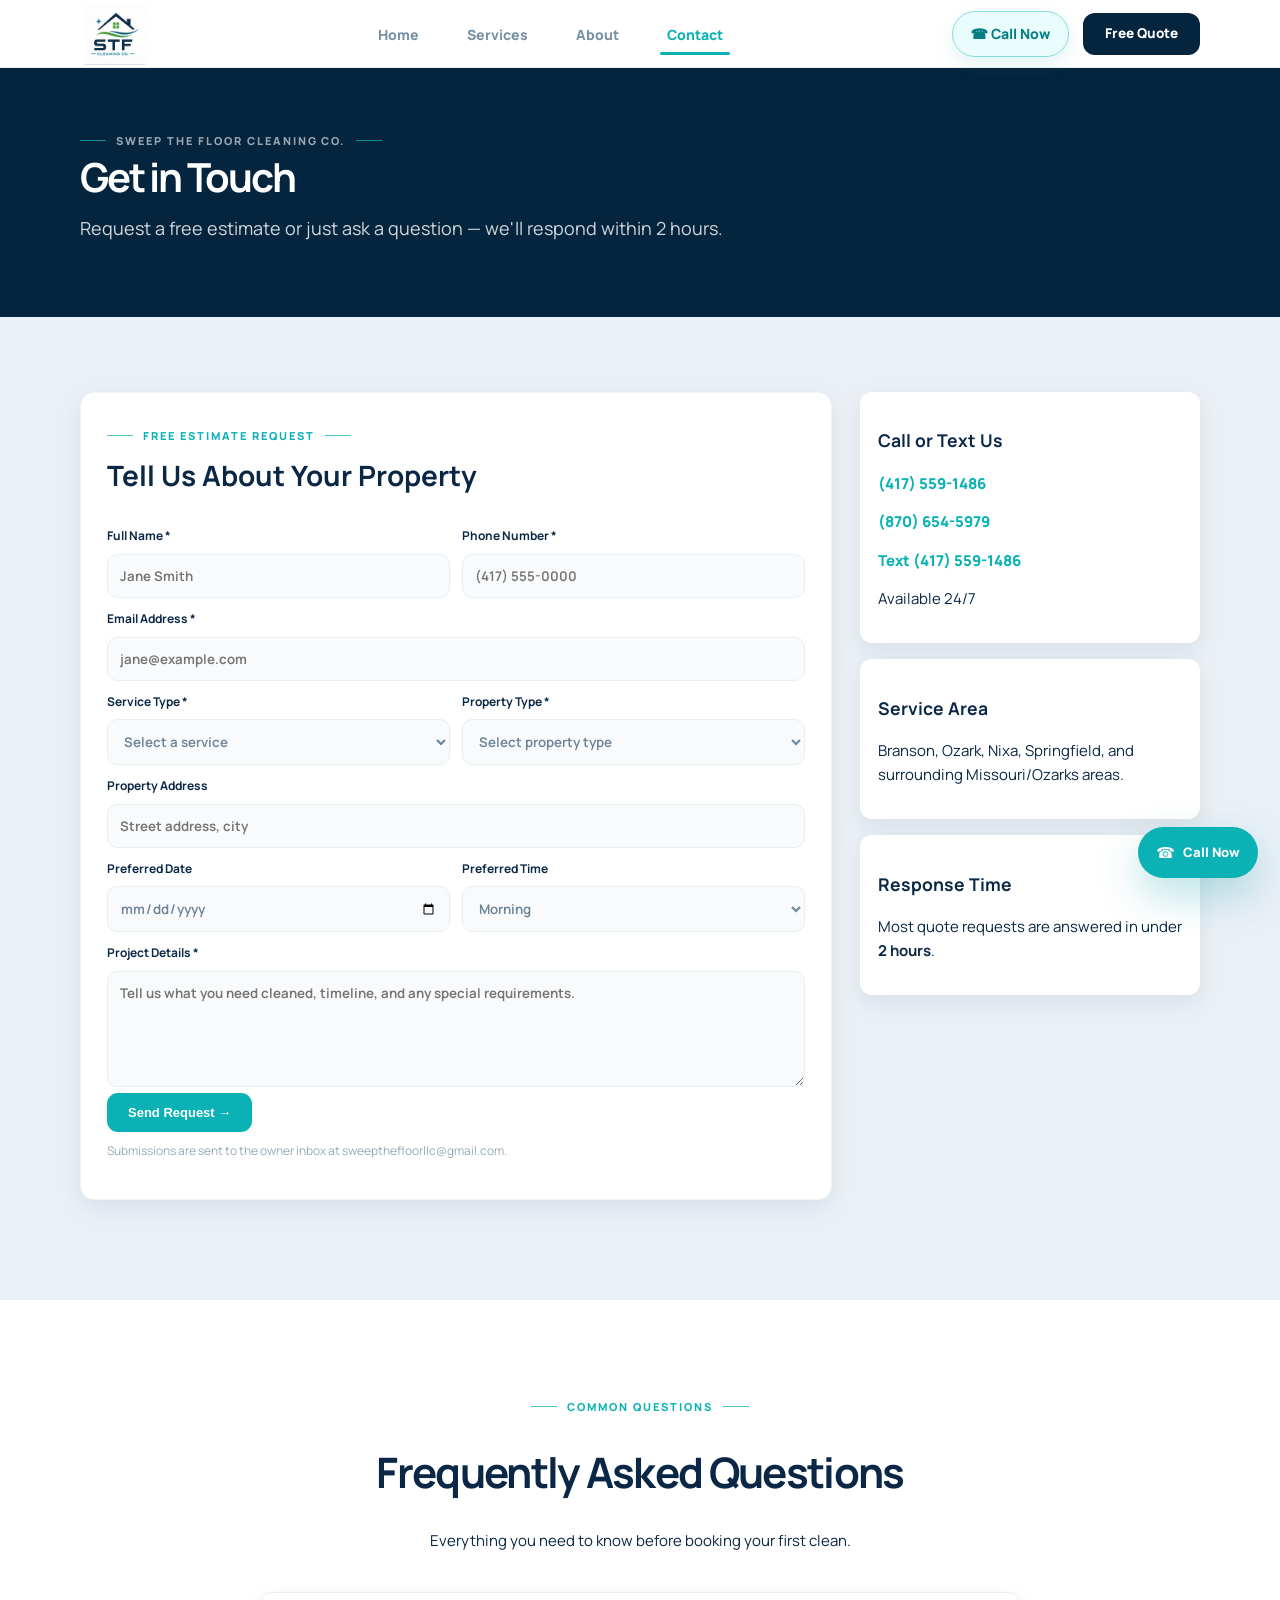
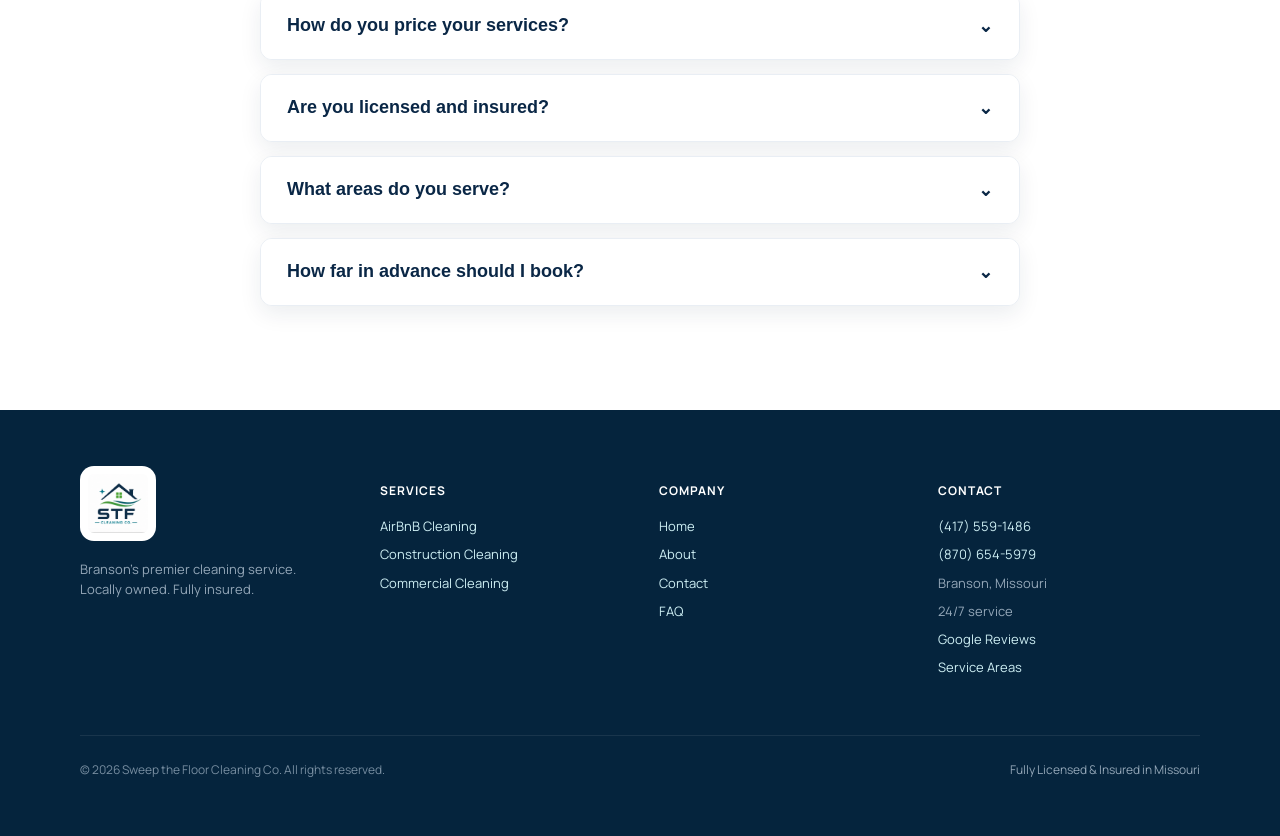
<file: contact.html>
<!-- CONTACT PAGE: Lead-capture page with estimate form, quick contact cards, and FAQ accordion. -->
<!-- MAINTENANCE NOTE: Static-site form posts to FormSubmit for email delivery to the owner inbox. -->
<!-- PRIMARY BLOCKS: Shared nav, hero, estimate form, contact cards, FAQ, shared footer. -->
<!DOCTYPE html>
<html lang="en">
<head>
  <meta charset="UTF-8">
  <meta name="viewport" content="width=device-width,initial-scale=1.0">
  <title>Contact | Sweep the Floor Cleaning Co.</title>
  <meta name="description" content="Request a free estimate from Sweep the Floor Cleaning Co. in Branson, Missouri.">
  <link rel="icon" type="image/png" sizes="32x32" href="favicon-32x32.png">
  <link rel="icon" type="image/png" sizes="16x16" href="favicon-16x16.png">
  <link rel="shortcut icon" href="favicon.ico">
  <link rel="apple-touch-icon" sizes="180x180" href="apple-touch-icon.png">
  <link rel="preconnect" href="https://fonts.googleapis.com">
  <link rel="preconnect" href="https://fonts.gstatic.com" crossorigin>
  <link href="https://fonts.googleapis.com/css2?family=Manrope:wght@500;600;700;800;900&display=swap" rel="stylesheet">
  <link rel="stylesheet" href="styles.css">
  <link rel="stylesheet" href="styles.overrides.css">
</head>
<body>
  <header class="nav">
    <div class="container nav__in">
      <a class="logo" href="index.html" aria-label="Sweep the Floor Cleaning Co. home">
        <img src="assets/logo.png" alt="STF Cleaning Co.">
      </a>

      <details class="nav-mobile">
        <summary><span class="nav-mobile__icon" aria-hidden="true">&#9776;</span><span>Menu</span></summary>
        <div class="nav-mobile__panel">
          <a href="index.html">Home</a>
          <a href="services.html">Services</a>
          <a href="about.html">About</a>
          <a href="contact.html">Contact</a>
        </div>
      </details>

      <nav class="menu" aria-label="Main navigation">
        <a href="index.html">Home</a>
        <a href="services.html">Services</a>
        <a href="about.html">About</a>
        <a class="active" href="contact.html">Contact</a>
      </nav>

      <div class="nav__right">
        <a class="phone" href="tel:4175591486">&#9742; Call Now</a>
        <a class="btn btn--navy" href="contact.html">Free Quote</a>
      </div>
    </div>
  </header>

  <main>
    <section class="page-hero page-hero--dark">
      <div class="container">
        <span class="eyebrow">Sweep the Floor Cleaning Co.</span>
        <h1>Get in Touch</h1>
        <p>Request a free estimate or just ask a question &mdash; we'll respond within 2 hours.</p>
      </div>
    </section>

    <section class="contact-wrap">
      <div class="container contact-grid">
        <form class="form-card" action="https://formsubmit.co/sweepthefloorllc@gmail.com" method="POST">
          <input type="hidden" name="_subject" value="New Sweep the Floor estimate request">
          <input type="hidden" name="_captcha" value="false">
          <input type="hidden" name="_template" value="table">
          <input type="hidden" name="_next" value="thank-you.html">
          <input type="hidden" name="_autoresponse" value="Thanks for contacting Sweep the Floor Cleaning Co. We received your request and will follow up shortly.">
          <input type="text" name="_honey" tabindex="-1" autocomplete="off" style="display:none">

          <span class="eyebrow">Free Estimate Request</span>
          <h2>Tell Us About Your Property</h2>

          <div class="form-grid">
            <div class="field">
              <label for="full-name">Full Name *</label>
              <input id="full-name" name="full_name" placeholder="Jane Smith" autocomplete="name" required>
            </div>

            <div class="field">
              <label for="phone-number">Phone Number *</label>
              <input id="phone-number" name="phone_number" placeholder="(417) 555-0000" autocomplete="tel" required>
            </div>

            <div class="field full">
              <label for="email-address">Email Address *</label>
              <input id="email-address" name="email" type="email" placeholder="jane@example.com" autocomplete="email" required>
            </div>

            <div class="field">
              <label for="service-type">Service Type *</label>
              <select id="service-type" name="service_type" required>
                <option value="">Select a service</option>
                <option>AirBnB Cleaning</option>
                <option>Construction Cleaning</option>
                <option>Commercial Cleaning</option>
                <option>Window Cleaning</option>
                <option>Power Washing</option>
              </select>
            </div>

            <div class="field">
              <label for="property-type">Property Type *</label>
              <select id="property-type" name="property_type" required>
                <option value="">Select property type</option>
                <option>Airbnb / Vacation Rental</option>
                <option>Residential Home</option>
                <option>Commercial Business</option>
                <option>Construction Site</option>
                <option>Multi-Unit Property</option>
              </select>
            </div>

            <div class="field full">
              <label for="property-address">Property Address</label>
              <input id="property-address" name="property_address" placeholder="Street address, city" autocomplete="street-address">
            </div>

            <div class="field">
              <label for="preferred-date">Preferred Date</label>
              <input id="preferred-date" name="preferred_date" type="date">
            </div>

            <div class="field">
              <label for="preferred-time">Preferred Time</label>
              <select id="preferred-time" name="preferred_time">
                <option>Morning</option>
                <option>Afternoon</option>
                <option>Evening</option>
                <option>Flexible</option>
              </select>
            </div>

            <div class="field full">
              <label for="project-details">Project Details *</label>
              <textarea id="project-details" name="project_details" rows="5" placeholder="Tell us what you need cleaned, timeline, and any special requirements." required></textarea>
            </div>
          </div>

          <button class="btn btn--teal" type="submit">Send Request &rarr;</button>
          <p style="font-size:12px;color:#97a8b7;margin-top:10px">
            Submissions are sent to the owner inbox at sweepthefloorllc@gmail.com.
          </p>
        </form>

        <aside>
          <div class="side-card">
            <h3>Call or Text Us</h3>
            <p><a href="tel:4175591486" style="color:var(--teal);font-weight:900">(417) 559-1486</a></p>
            <p><a href="tel:8706545979" style="color:var(--teal);font-weight:900">(870) 654-5979</a></p>
            <p><a href="sms:4175591486" style="color:var(--teal);font-weight:900">Text (417) 559-1486</a></p>
            <p>Available 24/7</p>
          </div>

          <div class="side-card">
            <h3>Service Area</h3>
            <p>Branson, Ozark, Nixa, Springfield, and surrounding Missouri/Ozarks areas.</p>
          </div>

          <div class="side-card">
            <h3>Response Time</h3>
            <p>Most quote requests are answered in under <strong>2 hours</strong>.</p>
          </div>
        </aside>
      </div>
    </section>

    <section class="faq" id="faq">
      <div class="container center">
        <span class="eyebrow">Common Questions</span>
        <h2>Frequently Asked Questions</h2>
        <p class="sub">Everything you need to know before booking your first clean.</p>

        <div class="faq-list">
          <div class="faq-item">
            <button class="faq-q">How do you price your services? <span>&#8964;</span></button>
            <div class="faq-a">Pricing depends on property size, service type, condition, frequency, and scope. Request a quote and we'll provide a clear estimate.</div>
          </div>

          <div class="faq-item">
            <button class="faq-q">Are you licensed and insured? <span>&#8964;</span></button>
            <div class="faq-a">Yes. Sweep the Floor Cleaning Co. maintains both workers' compensation and general liability coverage in Missouri.</div>
          </div>

          <div class="faq-item">
            <button class="faq-q">What areas do you serve? <span>&#8964;</span></button>
            <div class="faq-a">We serve Branson, Ozark, Nixa, Springfield, and surrounding areas.</div>
          </div>

          <div class="faq-item">
            <button class="faq-q">How far in advance should I book? <span>&#8964;</span></button>
            <div class="faq-a">For best availability, book several days ahead. For Airbnb turnovers and urgent projects, call directly and we will get you in as soon as possible &mdash; we're easy to work with.</div>
          </div>
        </div>
      </div>
    </section>
  </main>

  <footer class="footer">
    <div class="container">
      <div class="footer__grid">
        <div>
          <img src="assets/logo.png" alt="STF">
          <p>Branson's premier cleaning service. Locally owned. Fully insured.</p>
        </div>

        <div>
          <h4>Services</h4>
          <a href="services.html#airbnb">AirBnB Cleaning</a>
          <a href="services.html#construction">Construction Cleaning</a>
          <a href="services.html#commercial">Commercial Cleaning</a>
        </div>

        <div>
          <h4>Company</h4>
          <a href="index.html">Home</a>
          <a href="about.html">About</a>
          <a href="contact.html">Contact</a>
          <a href="contact.html#faq">FAQ</a>
        </div>

        <div>
          <h4>Contact</h4>
          <a href="tel:4175591486">(417) 559-1486</a>
          <a href="tel:8706545979">(870) 654-5979</a>
          <p>Branson, Missouri</p>
          <p>24/7 service</p>
          <a href="contact.html">Google Reviews</a>
          <a href="contact.html">Service Areas</a>
        </div>
      </div>

      <div class="footer-mobile-menu">
        <div class="footer-mobile-brand">
          <img src="assets/logo.png" alt="STF">
          <p>Branson's premier cleaning service. Locally owned. Fully insured.</p>
        </div>

        <details class="footer-mobile-drawer">
          <summary><span class="footer-mobile-drawer__icon" aria-hidden="true">&#9776;</span><span>Menu</span></summary>
          <div class="footer-mobile-panels">
            <details class="footer-mobile-section">
              <summary>Services</summary>
              <div class="footer-mobile-links">
                <a href="services.html#airbnb">AirBnB Cleaning</a>
                <a href="services.html#construction">Construction Cleaning</a>
                <a href="services.html#commercial">Commercial Cleaning</a>
              </div>
            </details>

            <details class="footer-mobile-section">
              <summary>About</summary>
              <div class="footer-mobile-links">
                <a href="index.html">Home</a>
                <a href="about.html">About</a>
                <a href="contact.html">Contact</a>
                <a href="contact.html#faq">FAQ</a>
              </div>
            </details>

            <details class="footer-mobile-section">
              <summary>Contact</summary>
              <div class="footer-mobile-links">
                <a href="tel:4175591486">(417) 559-1486</a>
                <a href="tel:8706545979">(870) 654-5979</a>
                <p>Branson, Missouri</p>
                <p>24/7 service</p>
                <a href="contact.html">Google Reviews</a>
                <a href="contact.html">Service Areas</a>
              </div>
            </details>
          </div>
        </details>
      </div>

      <div class="footer__bottom">
        <span>&copy; 2026 Sweep the Floor Cleaning Co. All rights reserved.</span>
        <span class="licensed">Fully Licensed &amp; Insured in Missouri</span>
      </div>
    </div>
  </footer>

  <a class="float-call" href="tel:4175591486">
    &#9742;
    <span>Call Now</span>
  </a>

  <script src="script.js"></script>
</body>
</html>
</file>
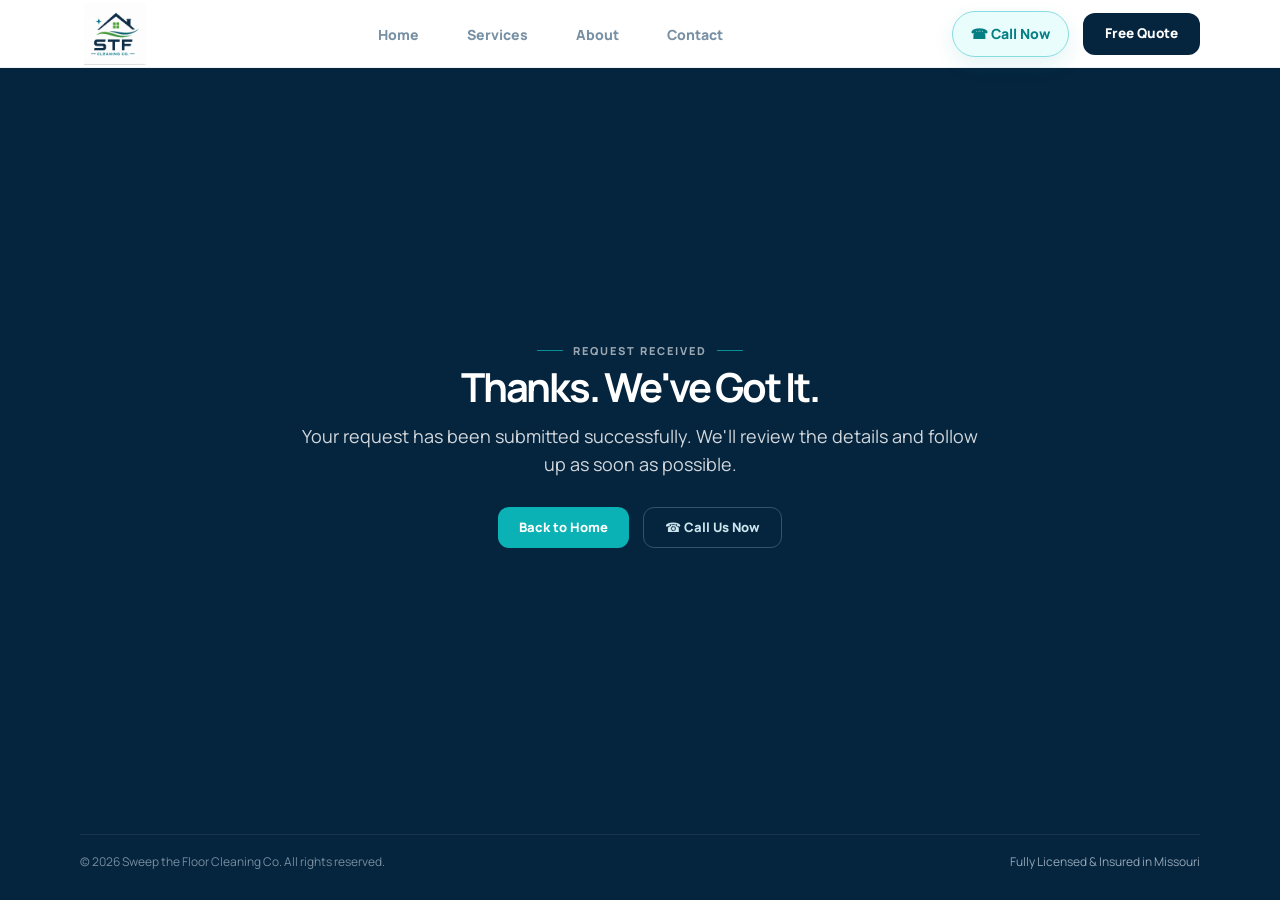
<file: thank-you.html>
<!DOCTYPE html>
<html lang="en">
<head>
  <meta charset="UTF-8">
  <meta name="viewport" content="width=device-width, initial-scale=1.0">
  <title>Thank You | Sweep the Floor Cleaning Co.</title>
  <meta name="description" content="Thank you for contacting Sweep the Floor Cleaning Co. We'll follow up shortly.">
  <link rel="icon" type="image/png" sizes="32x32" href="favicon-32x32.png">
  <link rel="icon" type="image/png" sizes="16x16" href="favicon-16x16.png">
  <link rel="shortcut icon" href="favicon.ico">
  <link rel="apple-touch-icon" sizes="180x180" href="apple-touch-icon.png">
  <link rel="preconnect" href="https://fonts.googleapis.com">
  <link rel="preconnect" href="https://fonts.gstatic.com" crossorigin>
  <link href="https://fonts.googleapis.com/css2?family=Manrope:wght@500;600;700;800;900&display=swap" rel="stylesheet">
  <link rel="stylesheet" href="styles.css">
  <link rel="stylesheet" href="styles.overrides.css">
</head>
<body class="thank-you-page">
  <header class="nav">
    <div class="container nav__in">
      <a class="logo" href="index.html" aria-label="Sweep the Floor Cleaning Co. home">
        <img src="assets/logo.png" alt="STF Cleaning Co.">
      </a>

      <details class="nav-mobile">
        <summary><span class="nav-mobile__icon" aria-hidden="true">&#9776;</span><span>Menu</span></summary>
        <div class="nav-mobile__panel">
          <a href="index.html">Home</a>
          <a href="services.html">Services</a>
          <a href="about.html">About</a>
          <a href="contact.html">Contact</a>
        </div>
      </details>

      <nav class="menu" aria-label="Main navigation">
        <a href="index.html">Home</a>
        <a href="services.html">Services</a>
        <a href="about.html">About</a>
        <a href="contact.html">Contact</a>
      </nav>

      <div class="nav__right">
        <a class="phone" href="tel:4175591486">&#9742; Call Now</a>
        <a class="btn btn--navy" href="contact.html">Free Quote</a>
      </div>
    </div>
  </header>

  <main>
    <section class="page-hero page-hero--dark thank-you-hero">
      <div class="container center">
        <span class="eyebrow">Request Received</span>
        <h1>Thanks. We've Got It.</h1>
        <p class="sub" style="color:rgba(255,255,255,.82);max-width:680px;margin:16px auto 0;">
          Your request has been submitted successfully. We'll review the details and follow up as soon as possible.
        </p>

        <div style="margin-top:28px;display:flex;gap:14px;justify-content:center;flex-wrap:wrap;">
          <a class="btn btn--teal" href="index.html">Back to Home</a>
          <a class="btn btn--outline" style="background:transparent;color:#cce6ed;border-color:#315270" href="tel:4175591486">&#9742; Call Us Now</a>
        </div>
      </div>
    </section>
  </main>

  <footer class="footer">
    <div class="container">
      <div class="footer__bottom" style="display:flex;justify-content:space-between;gap:16px;flex-wrap:wrap;">
        <span>&copy; 2026 Sweep the Floor Cleaning Co. All rights reserved.</span>
        <span class="licensed">Fully Licensed &amp; Insured in Missouri</span>
      </div>
    </div>
  </footer>

  <script src="script.js"></script>
</body>
</html>
</file>
<file: styles.css>
/*
	styles.css
	------------------------------------------------------------------
	Core visual system for the STF site.

	Content layout (historical + active rules):
	- Root design tokens
	- Shared components (nav, buttons, cards, sections)
	- Page-level patterns (hero/services/reviews/process/stats/footer)
	- Iterative refinement overrides from prior design passes

	Maintenance guidance:
	- Prefer new targeted fixes in styles.overrides.css.
	- Keep selector order stable unless intentional override is required.
*/
:root{--navy:#092645;--ink:#0a2746;--muted:#89a0b4;--teal:#0b9b9f;--aqua:#21c8d7;--green:#4dae3e;--bg:#eaf0f6;--soft:#f6fafc;--white:#fff;--shadow:0 18px 45px rgba(9,38,69,.11);--shadow-sm:0 8px 22px rgba(9,38,69,.08);--radius:16px;--max:1120px}*{box-sizing:border-box}html{scroll-behavior:smooth}body{margin:0;font-family:'Manrope',Inter,system-ui,-apple-system,Segoe UI,sans-serif;color:var(--ink);background:#fff;font-size:15px;line-height:1.55}a{text-decoration:none;color:inherit}img{max-width:100%;display:block}.container{width:min(var(--max),calc(100% - 44px));margin:auto}.nav{height:58px;background:#fff;border-bottom:1px solid #edf2f6;position:sticky;top:0;z-index:50}.nav__in{height:100%;display:flex;align-items:center;justify-content:space-between}.logo{display:flex;align-items:center}.logo img{width:54px;height:auto}.menu{display:flex;gap:31px;align-items:center;font-weight:800;font-size:13px;color:#7890a4}.menu a{position:relative;padding:20px 2px;transition:.22s ease}.menu a::after{content:"";position:absolute;left:50%;bottom:13px;width:0;height:2px;background:var(--teal);border-radius:99px;transition:.25s ease;transform:translateX(-50%)}.menu a:hover,.menu a.active{color:var(--teal)}.menu a:hover::after,.menu a.active::after{width:100%}.nav__right{display:flex;align-items:center;gap:18px}.phone{font-weight:900;color:var(--teal);font-size:13px;padding:9px 12px;border:1px solid rgba(11,155,159,.25);background:#f2fbfb;border-radius:999px}.btn{display:inline-flex;align-items:center;justify-content:center;gap:9px;border-radius:11px;padding:13px 21px;font-weight:900;font-size:13px;line-height:1;border:0;cursor:pointer;transition:transform .22s ease,box-shadow .22s ease,background .22s ease}.btn:hover{transform:translateY(-2px);box-shadow:0 12px 24px rgba(9,38,69,.16)}.btn--navy{background:var(--navy);color:#fff}.btn--teal{background:var(--teal);color:#fff}.btn--outline{background:#fff;color:var(--teal);border:1.5px solid var(--teal)}.eyebrow{display:inline-flex;gap:10px;align-items:center;color:var(--teal);font-weight:1000;letter-spacing:.18em;text-transform:uppercase;font-size:11px}.eyebrow::before,.eyebrow::after{content:"";width:26px;height:1px;background:var(--teal);opacity:.75}.hero{position:relative;overflow:hidden;background:#fff}.hero::after{content:"";position:absolute;left:-6%;bottom:-80px;width:48%;height:180px;border-radius:50%;background:#f7fbfd}.hero__grid{min-height:555px;display:grid;grid-template-columns:1fr 520px;gap:55px;align-items:center;position:relative;z-index:1}.pill{display:inline-flex;align-items:center;gap:7px;border:1px solid #b7eef1;color:var(--teal);font-weight:900;border-radius:999px;font-size:11px;padding:6px 12px;background:#f7ffff}.hero h1{margin:24px 0 20px;font-size:60px;line-height:.94;letter-spacing:-.064em;font-weight:1000}.hero h1 .accent{display:block;color:var(--teal)}.lead{color:#7f95aa;font-weight:600;font-size:15.5px;max-width:420px}.hero__cta{margin-top:28px;display:flex;gap:10px}.micro{display:flex;gap:22px;margin-top:25px;color:#8aa0b4;font-size:12px;font-weight:800}.micro span::before{content:"◎";color:var(--teal);margin-right:5px}.hero__visual{position:relative;height:430px}.hero__image{position:absolute;right:0;top:10px;width:465px;height:360px;border-radius:0 18px 18px 0;overflow:hidden;clip-path:polygon(14% 0,100% 0,100% 100%,0 100%)}.hero__image img{width:100%;height:100%;object-fit:cover}.float{position:absolute;background:#fff;border-radius:14px;box-shadow:var(--shadow);padding:14px 18px;font-weight:1000}.float small{display:block;color:#a6b6c5;font-size:10px}.float--top{left:22px;top:58px}.float--rating{left:48px;bottom:52px;display:flex;gap:12px;align-items:center}.star{width:28px;height:28px;border-radius:50%;background:#ffcc45;display:grid;place-items:center;color:#fff}.section{padding:94px 0}.section--soft{background:var(--bg)}.center{text-align:center}.section h2{font-size:38px;line-height:1.05;margin:10px 0 13px;letter-spacing:-.04em}.section p.sub{margin:0 auto;color:#91a5b8;max-width:540px;font-weight:650}.services-grid{display:grid;grid-template-columns:1.15fr .85fr;gap:16px;margin-top:56px}.card-img{position:relative;overflow:hidden;border-radius:14px;min-height:192px;box-shadow:var(--shadow);background:var(--navy)}.card-img.big{height:370px}.card-img.small{height:177px;margin-bottom:16px}.card-img img{width:100%;height:100%;object-fit:cover;transition:transform .55s ease}.card-img:hover img{transform:scale(1.06)}.card-img::after{content:"";position:absolute;inset:0;background:linear-gradient(180deg,rgba(9,38,69,0) 35%,rgba(9,38,69,.90) 100%)}.card-copy{position:absolute;left:24px;right:24px;bottom:24px;color:#fff;z-index:2;transform:translateY(0);transition:.25s ease}.card-img:hover .card-copy{transform:translateY(-6px)}.card-copy h3{font-size:20px;margin:0 0 8px}.card-copy p{font-size:12.5px;margin:0 0 8px;color:#d9e5ee;font-weight:650}.learn{color:var(--aqua);font-weight:900;font-size:12px}.split{display:grid;grid-template-columns:.9fr 1.1fr;gap:70px;align-items:start}.big-number{font-size:180px;line-height:.8;color:#eff9fa;font-weight:1000;margin-top:50px}.feature-grid{display:grid;grid-template-columns:1fr 1fr;gap:16px}.feature{background:#fff;border:1px solid #e9f0f5;border-radius:14px;padding:24px;box-shadow:var(--shadow-sm);transition:.24s ease}.feature:hover{transform:translateY(-6px);box-shadow:var(--shadow)}.feature .mini{width:32px;height:32px;border-radius:50%;background:#e9fbfb;color:var(--teal);display:grid;place-items:center;font-weight:900;margin-bottom:16px}.feature h3{font-size:14px;margin:0 0 8px}.feature p{font-size:12px;color:#9aabbb;margin:0;font-weight:650}.process{background:var(--bg);padding:88px 0}.steps{display:grid;grid-template-columns:repeat(4,1fr);gap:26px;margin-top:62px;position:relative}.steps::before{content:"";position:absolute;left:8%;right:8%;top:21px;border-top:1px dashed #9bd6dd}.step{text-align:center;position:relative}.num{width:42px;height:42px;border-radius:50%;background:var(--navy);color:#fff;display:grid;place-items:center;margin:0 auto 18px;font-weight:1000;border:8px solid #dff2f4;font-size:12px}.step h3{font-size:13px;margin:0 0 8px}.step p{font-size:11px;color:#8fa2b5;margin:0}.stats{background:var(--navy);color:#fff;padding:45px 0}.stats__grid{display:grid;grid-template-columns:repeat(4,1fr);text-align:center}.stat strong{display:block;color:var(--aqua);font-size:34px;line-height:1;font-weight:1000}.stat span{color:#9eb1c2;font-size:11px;font-weight:800}.reviews{display:grid;grid-template-columns:repeat(3,1fr);gap:20px;margin-top:52px}.review{background:#fff;border-radius:14px;box-shadow:var(--shadow-sm);border-left:3px solid var(--teal);padding:34px;min-height:195px;transition:.24s ease}.review:hover{transform:translateY(-6px)}.quote{color:#dff6f8;font-size:34px}.stars{color:#ffb900;letter-spacing:2px;margin:8px 0}.review p{font-size:12.5px;color:#8398ac;font-weight:650}.person{display:flex;align-items:center;gap:10px;margin-top:20px}.avatar{width:28px;height:28px;border-radius:50%;background:var(--teal);color:#fff;display:grid;place-items:center;font-size:11px;font-weight:900}.person strong{font-size:12px}.person small{display:block;color:#a2b1bf;font-size:10px}.cta-dark{position:relative;overflow:hidden;background:var(--navy);color:#fff;padding:94px 0;text-align:center}.cta-dark::before,.cta-dark::after,.page-hero::before,.page-hero::after{content:"";position:absolute;border-radius:50%;background:rgba(25,150,155,.14)}.cta-dark::before{left:-40px;top:-55px;width:160px;height:160px}.cta-dark::after{right:-85px;bottom:-55px;width:260px;height:260px}.wave{position:absolute;left:-10px;bottom:0;width:330px;height:130px;background:rgba(11,155,159,.12);border-radius:50% 50% 0 0;transform:rotate(8deg)}.cta-dark .container{position:relative;z-index:2}.cta-dark h2{font-size:42px;margin:8px 0 10px;letter-spacing:-.04em}.footer{background:#051729;color:#d8e3ec;padding:56px 0 25px}.footer__grid{display:grid;grid-template-columns:1.2fr 1fr 1fr 1fr;gap:60px;padding-bottom:50px;border-bottom:1px solid rgba(255,255,255,.08)}.footer img{width:56px;background:#fff;border-radius:14px;padding:8px;margin-bottom:18px}.footer h4{color:#fff;font-size:12px;letter-spacing:.08em;text-transform:uppercase}.footer p,.footer a{display:block;color:#94a7b8;font-size:13px;margin:8px 0}.footer__bottom{display:flex;justify-content:space-between;margin-top:25px;color:#778da0;font-size:12px}.licensed{color:var(--green)}.page-hero{position:relative;overflow:hidden;background:var(--navy);color:#fff;padding:72px 0 64px}.page-hero::before{width:190px;height:190px;left:35%;top:-105px}.page-hero::after{width:210px;height:210px;right:5%;top:70px}.page-hero h1{font-size:58px;margin:15px 0 8px;letter-spacing:-.055em;line-height:1}.page-hero p{color:#b1c0ce;font-size:18px;max-width:610px}.service-row{display:grid;grid-template-columns:1.12fr .88fr;min-height:530px}.service-row.reverse{grid-template-columns:.88fr 1.12fr}.service-row .photo img{width:100%;height:100%;object-fit:cover}.service-info{padding:78px 74px;display:flex;flex-direction:column;justify-content:center;background:#fff}.service-row.alt .service-info{background:var(--bg)}.service-info h2{font-size:42px;line-height:1.04;margin:10px 0 16px;letter-spacing:-.04em}.service-info p{color:#8ba0b3;font-weight:650}.checks{list-style:none;padding:0;margin:24px 0 28px}.checks li{position:relative;padding-left:28px;margin:12px 0;color:#8aa0b4;font-weight:700}.checks li::before{content:"⊙";position:absolute;left:0;color:var(--teal);font-weight:900}.about-story{display:grid;grid-template-columns:430px 1fr;gap:70px;align-items:center;padding:78px 0}.portrait{border-radius:14px;overflow:hidden;box-shadow:0 24px 60px rgba(11,155,159,.18);border-bottom:8px solid #7fe2de}.portrait img{width:100%;height:500px;object-fit:cover}.story h2{font-size:36px;line-height:1.05;letter-spacing:-.04em}.story p{color:#8aa0b4;font-weight:650}.story-stats{display:flex;gap:40px;margin-top:28px}.story-stats strong{display:block;font-size:27px}.mission{position:relative;background:var(--navy);color:#fff;text-align:center;padding:78px 0;overflow:hidden}.mission::after{content:"";position:absolute;right:-35px;bottom:-80px;width:230px;height:230px;border-radius:50%;background:rgba(25,150,155,.16)}.mission h2{font-size:32px;max-width:850px;margin:16px auto 0;line-height:1.22}.values{background:var(--bg);padding:80px 0}.values-grid{display:grid;grid-template-columns:repeat(4,1fr);gap:18px;margin-top:48px}.value{text-align:center;background:#fff;padding:32px 22px;border-radius:13px;box-shadow:var(--shadow-sm)}.contact-wrap{background:var(--bg);padding:75px 0 100px}.contact-grid{display:grid;grid-template-columns:1fr 330px;gap:35px}.form-card{background:#fff;border-radius:18px;box-shadow:var(--shadow);padding:48px}.form-card h2{font-size:28px;margin:10px 0 30px}.form-grid{display:grid;grid-template-columns:1fr 1fr;gap:20px}.field.full{grid-column:1/-1}label{display:block;font-size:12px;font-weight:900;margin-bottom:8px}input,select,textarea{width:100%;border:1px solid #dbe4ec;border-radius:14px;background:#f8fafc;padding:15px 18px;color:#6f8498;font-family:inherit;font-weight:650}textarea{min-height:112px;resize:vertical}.checkline{display:flex;gap:10px;align-items:center;color:#8aa0b4;font-weight:700;font-size:13px;margin:22px 0}.checkline input{width:18px;height:18px}.side-card{background:#fff;border-radius:14px;box-shadow:var(--shadow-sm);padding:28px;margin-bottom:18px}.side-card.dark{background:var(--navy);color:#fff}.side-card.dark h3{color:#fff;font-size:27px;margin:10px 0}.side-card h4{margin:0 0 18px}.hours{display:grid;grid-template-columns:1fr auto;gap:16px;font-weight:800;color:#8298ab}.map{height:220px;background:#d9edf4;border:1px solid #b7dce6;border-radius:14px;display:grid;place-items:center;text-align:center;color:var(--ink);font-weight:900}.faq{padding:90px 0}.faq-list{max-width:700px;margin:55px auto 0}.faq-item{background:#fff;border-radius:12px;border:1px solid #e9eef4;box-shadow:var(--shadow-sm);margin-bottom:14px;overflow:hidden}.faq-q{width:100%;background:none;border:0;padding:22px 26px;text-align:left;font-weight:900;color:var(--ink);display:flex;justify-content:space-between;cursor:pointer}.faq-a{display:none;padding:0 26px 22px;color:#8298ab}.faq-item.open .faq-a{display:block}@media(max-width:800px){.nav{height:auto}.nav__in{padding:12px 0;gap:12px;flex-wrap:wrap}.menu{order:3;width:100%;justify-content:center;gap:22px}.nav__right{gap:8px}.phone{display:none}.hero__grid,.split,.service-row,.service-row.reverse,.about-story,.contact-grid{grid-template-columns:1fr}.hero__grid{min-height:auto;padding:70px 0 40px}.hero h1{font-size:48px}.hero__visual{height:320px}.hero__image{width:100%;height:300px}.services-grid,.feature-grid,.reviews,.values-grid,.stats__grid,.footer__grid,.steps{grid-template-columns:1fr}.steps::before{display:none}.service-info{padding:50px 28px}.footer__bottom{display:block}.form-grid{grid-template-columns:1fr}.page-hero h1{font-size:44px}}

/* Pixel-pass corrections from screenshot review */
.nav{height:70px}.logo img{width:72px}.menu{font-size:14px;gap:34px}.menu a{padding:25px 3px}.menu a::after{bottom:16px;height:3px}.phone{font-size:14px;padding:10px 16px;background:#eafdfd;border-color:#86dde1;color:#057f84;box-shadow:0 4px 14px rgba(11,155,159,.09)}.nav .btn{padding:14px 22px;font-size:13.5px;border-radius:12px}.hero__grid{grid-template-columns:1fr 520px;min-height:565px}.hero__image{width:475px;height:375px}.hero__image img{object-position:center}.float--top{left:0;top:70px}.float--rating{left:34px;bottom:55px}.services-grid{grid-template-columns:1.12fr .88fr;gap:16px;align-items:stretch;max-width:980px;margin-left:auto;margin-right:auto}.services-stack{display:grid;grid-template-rows:1fr 1fr;gap:16px;height:370px}.card-img.big{height:370px;min-height:0}.card-img.small{height:auto;min-height:0;margin-bottom:0}.card-img img{height:100%!important;object-fit:cover}.card-img.big img{object-position:center}.card-img.small:first-child img{object-position:center}.card-copy{bottom:22px}.card-copy h3{font-size:18px}.process{padding:90px 0}.steps{margin-top:66px}.num{width:48px;height:48px;border-width:9px;font-size:13px}.step h3{font-size:14px}.step p{font-size:12px;max-width:190px;margin:auto}.steps::before{top:24px}.service-info{align-items:flex-start}.service-info .btn{align-self:flex-start;width:auto;min-width:0;padding-left:26px;padding-right:26px}.checks li::before{content:'✓';width:17px;height:17px;border:1.5px solid var(--teal);border-radius:50%;display:grid;place-items:center;font-size:10px;line-height:1;top:2px}.checks li{padding-left:32px}.portrait{box-shadow:0 18px 42px rgba(9,38,69,.11);border-bottom:7px solid #70dedb}.value{box-shadow:var(--shadow-sm);border:1px solid #edf2f6}.value .mini{width:34px;height:34px;border-radius:50%;background:#e9fbfb;color:var(--teal);display:grid;place-items:center;font-weight:900;margin:0 auto 16px}.value h3{font-size:14px;margin:0 0 10px}.value p{font-size:12px;color:#9aabbb;margin:0;font-weight:650}.faq-q{font-size:16px;padding:25px 30px}.faq-a{font-size:14.5px;line-height:1.65}.faq-list{max-width:760px}.side-card.dark h3{font-size:30px}.footer img{width:68px}.hero,.section,.process,.stats,.cta-dark,.footer,.page-hero{isolation:isolate}
@media(max-width:800px){.nav{height:auto}.logo img{width:66px}.phone{display:inline-flex}.nav__right{margin-left:auto}.services-stack{height:auto}.card-img.big,.card-img.small{height:300px}.hero__image{width:100%;height:300px}.steps .step{padding-bottom:20px}}


/* v3 refinement pass */
.standard-panel{margin-top:34px;max-width:430px;background:#fff;border:1px solid #e7f0f4;border-radius:18px;padding:24px 26px 26px;box-shadow:var(--shadow-sm);position:relative;overflow:hidden}
.standard-panel::after{content:"";position:absolute;right:-46px;bottom:-54px;width:145px;height:145px;border-radius:50%;background:rgba(33,200,215,.10)}
.panel-kicker{display:inline-block;color:var(--teal);font-size:11px;text-transform:uppercase;letter-spacing:.16em;font-weight:1000;margin-bottom:10px}
.standard-panel h3{font-size:18px;line-height:1.25;margin:0 0 18px;color:var(--ink);letter-spacing:-.02em}
.standard-panel ul{list-style:none;margin:0;padding:0;display:grid;gap:14px;position:relative;z-index:1}
.standard-panel li{display:grid;grid-template-columns:24px 1fr;column-gap:10px;align-items:start;color:#879bad;font-size:12px;font-weight:700;line-height:1.45}
.standard-panel li::before{content:"✓";width:22px;height:22px;border-radius:50%;background:#e8fbfb;color:var(--teal);display:grid;place-items:center;font-weight:1000;font-size:12px;grid-row:1/3}
.standard-panel strong{display:block;color:var(--ink);font-size:13px;margin-bottom:1px}
.standard-panel span{display:block}
.big-number{display:none!important}
.num{width:64px!important;height:64px!important;border-width:12px!important;font-size:15px!important;box-shadow:0 0 0 7px rgba(33,200,215,.10)}
.steps::before{top:32px!important}
.step h3{font-size:15.5px!important;margin-top:13px!important}.step p{font-size:12.75px!important;line-height:1.55!important}
.values h2,.faq h2{font-size:42px;line-height:1.05;letter-spacing:-.04em}.values-grid{align-items:stretch}.value{display:flex;flex-direction:column;align-items:center;justify-content:center;min-height:178px}.value p{max-width:210px;line-height:1.45}.faq-q{font-size:18px!important}.faq-a{font-size:16px!important}.service-row .photo img{filter:none}.card-img.small:first-child img,.service-row.reverse .photo img{object-position:center center}.card-img.small:last-child img,.service-row:not(.reverse):last-of-type .photo img{object-position:center center}
@media(max-width:800px){.standard-panel{max-width:none}.num{width:56px!important;height:56px!important;border-width:9px!important}.values h2,.faq h2{font-size:32px}}

/* v4 requested upgrades */
body::before{content:"";position:fixed;inset:0;pointer-events:none;z-index:9999;opacity:.028;background-image:radial-gradient(#092645 0.7px, transparent 0.7px);background-size:4px 4px;mix-blend-mode:multiply}.logo img{width:82px!important}.footer img{width:76px!important}.nav{height:76px}.menu a::after{transform:scaleX(0);transform-origin:center;transition:transform .22s cubic-bezier(.22,.61,.36,1), background .22s}.menu a:hover::after,.menu a.active::after{transform:scaleX(1)}.menu a:hover{background:rgba(33,200,215,.06);border-radius:10px}.trust-strip{background:#fff;padding:0 0 28px;margin-top:-18px;position:relative;z-index:2}.trust-grid{display:grid;grid-template-columns:repeat(5,1fr);gap:14px}.trust-grid div{background:#fff;border:1px solid #e7f0f4;border-radius:999px;padding:12px 16px;display:flex;align-items:center;justify-content:center;gap:9px;box-shadow:var(--shadow-sm);font-size:13px;color:var(--ink)}.trust-grid span{width:24px;height:24px;border-radius:50%;background:#e8fbfb;color:var(--teal);display:grid;place-items:center;font-weight:1000}.why-upgrade{padding-top:90px}.why-split{align-items:center}.why-photo{margin-top:34px;position:relative;width:min(430px,100%);height:300px;border-radius:20px;overflow:hidden;box-shadow:var(--shadow);border:1px solid #e7f0f4}.why-photo img{width:100%;height:100%;object-fit:cover;transition:transform .55s cubic-bezier(.22,.61,.36,1)}.why-photo:hover img{transform:scale(1.045)}.photo-badge{position:absolute;left:18px;bottom:18px;background:rgba(255,255,255,.93);border:1px solid #e7f0f4;border-radius:14px;padding:12px 16px;box-shadow:0 12px 28px rgba(9,38,69,.13)}.photo-badge.rating{left:auto;right:18px}.photo-badge strong{display:block;color:var(--teal);font-size:22px;line-height:1}.photo-badge span{display:block;color:#7890a5;font-size:11px;font-weight:800;margin-top:4px}.who-area{padding-top:95px}.section-head{margin-bottom:38px}.audience-grid{display:grid;grid-template-columns:repeat(6,1fr);gap:14px;margin-bottom:30px}.audience-grid div{background:#fff;border:1px solid #e7f0f4;border-radius:16px;padding:24px 12px;text-align:center;box-shadow:var(--shadow-sm);transition:transform .24s ease,box-shadow .24s ease}.audience-grid div:hover{transform:translateY(-6px);box-shadow:var(--shadow)}.audience-grid span{display:block;font-size:28px;margin-bottom:10px}.audience-grid strong{font-size:13px;color:var(--ink)}.service-area-card{display:grid;grid-template-columns:1fr minmax(280px,340px);gap:28px;align-items:center;background:#fbfeff;border:1px solid rgba(11,155,159,.12);border-radius:32px;padding:42px;box-shadow:0 28px 60px rgba(11,155,159,.08)}.service-area-card h3{font-size:32px;margin:8px 0 10px;letter-spacing:-.04em;line-height:1.05}.service-area-card p{color:#6d8190;font-weight:700;max-width:640px;font-size:1rem;line-height:1.7}.area-map{position:relative;height:230px;border-radius:28px;border:1px solid rgba(11,155,159,.16);overflow:hidden;background:#f6fcfe;box-shadow:inset 0 0 0 1px rgba(255,255,255,.65)}.area-map img{width:100%;height:100%;object-fit:cover;object-position:center center;display:block}.area-map .map-label{position:absolute;left:18px;top:18px;padding:16px 18px;border-radius:20px;background:rgba(255,255,255,.98);box-shadow:0 18px 42px rgba(9,38,69,.08);max-width:240px;text-align:left;color:var(--ink)}.area-map .map-label small{display:block;font-size:0.95rem;color:#5f7588;font-weight:700;line-height:1.45}.area-map::after{content:'';position:absolute;right:-18px;bottom:-8px;width:120px;height:120px;background:radial-gradient(circle at 30% 30%,rgba(11,178,181,.18),transparent 55%);pointer-events:none} .gallery-section{padding-top:95px}.gallery-grid{display:grid;grid-template-columns:repeat(3,1fr);gap:20px;margin-top:44px}.gallery-grid article{position:relative;overflow:hidden;border-radius:18px;height:310px;box-shadow:var(--shadow);background:#000}.gallery-grid img{width:100%;height:100%;object-fit:cover;opacity:.82;transition:transform .65s cubic-bezier(.22,.61,.36,1),opacity .25s}.gallery-grid article:hover img{transform:scale(1.06);opacity:.72}.gallery-grid article::after{content:"";position:absolute;inset:0;background:linear-gradient(to top,rgba(9,38,69,.86),rgba(9,38,69,.05) 60%)}.gallery-grid article div{position:absolute;left:24px;right:24px;bottom:22px;z-index:1;text-align:left}.gallery-grid strong{display:block;color:#fff;font-size:20px}.gallery-grid span{display:block;color:#c8dce6;font-size:13px;font-weight:800;margin-top:5px}.float-call{position:fixed;right:22px;bottom:22px;z-index:50;background:var(--teal);color:#fff;text-decoration:none;border-radius:999px;box-shadow:0 18px 40px rgba(11,155,159,.28);padding:14px 18px;display:flex;gap:8px;align-items:center;font-weight:900;transition:transform .22s ease,box-shadow .22s ease}.float-call:hover{transform:translateY(-4px);box-shadow:0 24px 50px rgba(11,155,159,.36)}.float-call span{font-size:13px}.faq#faq{scroll-margin-top:90px}.faq-item{transition:box-shadow .25s ease,border-color .25s ease}.faq-item.open{box-shadow:0 18px 40px rgba(9,38,69,.11);border-color:#cdebf0}.faq-q span{transition:transform .25s ease}.faq-item.open .faq-q span{transform:rotate(180deg)}.faq-a{display:block!important;max-height:0;overflow:hidden;padding:0 30px;color:#8298ab;transition:max-height .36s cubic-bezier(.22,.61,.36,1),padding .36s cubic-bezier(.22,.61,.36,1),opacity .22s ease;opacity:0}.faq-item.open .faq-a{padding:0 30px 24px;opacity:1}.footer__grid{grid-template-columns:1.1fr 1fr 1fr 1.2fr}.footer a{transition:color .2s ease}.footer a:hover{color:#21c8d7}@media(max-width:800px){.logo img{width:74px!important}.trust-grid,.audience-grid,.gallery-grid{grid-template-columns:1fr}.trust-strip{padding:18px 0}.service-area-card{grid-template-columns:1fr}.why-photo{height:260px}.float-call{right:16px;bottom:16px}.float-call span{display:none}.gallery-grid article{height:260px}}


/* v5 correction pass */
.nav{height:68px!important;overflow:visible}.nav__in{height:68px}.logo{height:68px;align-items:center;overflow:hidden}.logo img{width:70px!important;max-height:62px;object-fit:contain;display:block}.logo::after{display:none!important}.menu a{padding:23px 7px 21px;border-radius:0!important;background:transparent!important}.menu a::after{width:100%!important;left:0!important;right:0!important;bottom:12px!important;height:3px!important;transform:scaleX(0)!important;transform-origin:center!important;transition:transform .24s cubic-bezier(.22,.61,.36,1),opacity .2s ease!important}.menu a:hover::after,.menu a.active::after{transform:scaleX(1)!important}.menu a:hover{color:var(--teal)}.nav__right{gap:14px}.phone{font-size:14px;font-weight:1000;padding:11px 18px;box-shadow:0 8px 20px rgba(11,155,159,.11)}
.review-marquee{position:relative;overflow:hidden;margin-top:52px;padding:6px 0 10px;mask-image:linear-gradient(to right,transparent 0,#000 8%,#000 92%,transparent 100%);-webkit-mask-image:linear-gradient(to right,transparent 0,#000 8%,#000 92%,transparent 100%)}.review-track{display:flex;gap:20px;width:max-content;animation:reviewScroll 46s linear infinite}.review-marquee:hover .review-track{animation-play-state:paused}.review-track .review{width:355px;flex:0 0 355px}.review-track .review:nth-child(2n){margin-top:18px}@keyframes reviewScroll{from{transform:translateX(0)}to{transform:translateX(calc(-50% - 10px))}}.reviews{display:grid;grid-template-columns:repeat(3,1fr);gap:20px;margin-top:52px}.reviews.is-marquee{display:block}.reviews.is-marquee .review{min-height:205px}.reviews.is-marquee .quote{line-height:.7}.reviews.is-marquee .person{margin-top:18px}
@media(max-width:800px){.nav{height:auto!important}.nav__in{height:auto}.logo{height:auto}.logo img{width:66px!important;max-height:58px}.menu a::after{bottom:6px!important}.review-track .review{width:300px;flex-basis:300px}.review-track{animation-duration:38s}.phone{font-size:12px;padding:9px 12px}}
</file>
<file: styles.overrides.css>
/* styles.overrides.css
   Appended overrides to implement the updated site visuals
   - Keep small and focused so it is easy to iterate on design
*/
:root{--navy:#05243d;--teal:#0bb2b5}

/* Basic adjustments */
.container{width:min(var(--max),calc(100% - 48px));margin:auto}

/* Hero tweaks */
.hero{padding:64px 0;background:linear-gradient(180deg,var(--bg),#ffffff 38%)}
.hero h1{font-size:48px}

/* Services cards */
.services-grid .card-img{border-radius:16px;overflow:hidden;box-shadow:0 22px 48px rgba(7,31,44,.12)}

/* CTA */
.cta-dark{background:var(--navy);color:#fff;padding:72px 0}
.cta-dark .wave{
  width:220px;
  height:220px;
  left:-70px;
  bottom:-110px;
  border-radius:50%;
  transform:none;
  background:rgba(11,155,159,.14);
}

/* Reviews marquee improvements */
.review-marquee{position:relative;overflow:hidden;padding:22px 0;margin-top:48px}
.review-track{display:flex;gap:22px;will-change:transform}
.review{flex:0 0 350px;max-width:350px}
.review .review-card{padding:22px;border-radius:12px;box-shadow:var(--shadow-sm);background:linear-gradient(180deg,#ffffff,#fbfeff)}
.review-track{--review-distance:-50%;--review-duration:46s}
.review-track{animation-name:reviewScroll;animation-timing-function:linear;animation-iteration-count:infinite}
@keyframes reviewScroll{from{transform:translateX(0)}to{transform:translateX(var(--review-distance))}}

/* Footer */
.footer{position:relative;isolation:isolate;background:#05243d;color:#d8eef4;padding:56px 0;overflow:hidden}
.footer::before,.footer::after{content:none;display:none}
.footer a{color:#cdeef3}
.footer__bottom .licensed{color:#94a7b8}
.footer-mobile-menu{display:none;position:relative;z-index:1}
.footer-mobile-brand{display:flex;align-items:center;justify-content:center;gap:14px;text-align:left;margin-bottom:16px}
.footer-mobile-brand img{width:72px;height:auto;flex:none}
.footer-mobile-brand p{margin:0;max-width:22rem;color:#cfe5ec;font-weight:650;line-height:1.6}
.footer-mobile-drawer{margin-top:4px}
.footer-mobile-drawer > summary{list-style:none;display:flex;align-items:center;justify-content:center;gap:10px;width:100%;padding:16px 18px;border-radius:16px;background:#0a2746;color:#fff;font-weight:1000;box-shadow:var(--shadow);cursor:pointer}
.footer-mobile-drawer > summary::-webkit-details-marker{display:none}
.footer-mobile-drawer__icon{font-size:18px;line-height:1}
.footer-mobile-panels{display:grid;gap:10px;margin-top:14px}
.footer-mobile-section{background:#fff;border:1px solid #e7f0f4;border-radius:16px;overflow:hidden;box-shadow:var(--shadow-sm)}
.footer-mobile-section > summary{list-style:none;display:flex;align-items:center;justify-content:space-between;padding:14px 16px;font-weight:900;color:var(--ink);cursor:pointer}
.footer-mobile-section > summary::-webkit-details-marker{display:none}
.footer-mobile-section > summary::after{content:"⌄";transition:transform .2s ease;color:var(--teal)}
.footer-mobile-section[open] > summary::after{transform:rotate(180deg)}
.footer-mobile-links{padding:0 16px 14px;display:grid;gap:8px}
.footer-mobile-links a,.footer-mobile-links p{margin:0;color:#6e8393;font-weight:700;font-size:14px;line-height:1.55}
.footer-mobile-links a{display:block;padding:2px 0}
.footer-mobile-links a:hover{color:var(--teal)}
.nav-mobile{display:none}
.hero__cta--mobile{display:none}

@media(max-width:980px){
  .hero h1{font-size:36px}
  .review{flex-basis:300px;max-width:300px}
}

/* Dark hero variant used on Services / About / Contact pages */
.page-hero--dark{background:var(--navy);color:#ffffff;padding:56px 0;position:relative}
.hero__visual{display:flex;align-items:center;justify-content:center;max-width:100%;position:relative;height:auto!important}
.hero__image{position:static!important;width:100%!important;height:420px!important;max-width:560px!important;border-radius:18px;overflow:hidden}
.hero__image img{object-position:center center;width:100%;height:100%;}
.page-hero--dark .container{display:block}
.page-hero--dark .eyebrow{color:rgba(255,255,255,.6)}
.page-hero--dark h1{color:#fff;font-size:40px;margin-top:8px}
.page-hero--dark p{color:rgba(255,255,255,.82);max-width:680px}

/* Decorative circle accents seen in screenshots (subtle, non-interactive) */
.page-hero--dark::before,.page-hero--dark::after{content:"";position:absolute;border-radius:50%;opacity:.06}
.page-hero--dark::before{width:220px;height:220px;right:8%;top:8%}
.page-hero--dark::after{width:140px;height:140px;left:6%;top:4%}

/* Service rows: two-column split with image and copy */
.service-row{display:grid;grid-template-columns:1fr 1fr;gap:0;align-items:stretch}
.service-row .photo{min-height:420px;overflow:hidden}
.service-row .photo img{width:100%;height:100%;object-fit:cover;object-position:center center;display:block}
.service-row .service-info{padding:56px;background:var(--white)}
.service-row.reverse{grid-template-columns:1fr 1fr}
.service-row.reverse .photo{order:2}
.services-grid .card-img{display:block;border-radius:20px;overflow:hidden;position:relative;min-height:0}
.services-grid--five{grid-template-columns:1.22fr .78fr;gap:24px;align-items:stretch}
.services-grid .card-img.big{height:460px;min-height:420px}
.services-grid .card-img.small{height:100%;min-height:0;align-self:stretch;justify-self:stretch;margin:0}
.services-grid .card-img.small img,.services-grid .card-img.big img{object-fit:cover;object-position:center center;min-width:100%;min-height:100%}
.services-stack{display:grid;grid-template-columns:1fr 1fr;grid-template-rows:0.26fr 0.36fr 0.38fr;gap:16px;height:460px;align-items:stretch;justify-items:stretch}
/* Layout placement: card1 spans top row across both columns; card2 left middle; card3 tall on right spans middle+bottom; card4 left bottom */
.services-stack .card-img.small{min-height:0;align-self:stretch;justify-self:stretch;margin:0}
.services-stack .card-img.small:nth-child(1){grid-column:1/3;grid-row:1}
.services-stack .card-img.small:nth-child(2){grid-column:1;grid-row:2}
.services-stack .card-img.small:nth-child(3){grid-column:2;grid-row:2/4}
.services-stack .card-img.small:nth-child(4){grid-column:1;grid-row:3}

/* Per-card framing tweaks so small stacked cards preserve subject framing */
.services-stack .card-img.small:nth-child(1) img{object-position:center center}
.services-stack .card-img.small:nth-child(2) img{object-position:center 18%}
.services-stack .card-img.small:nth-child(3) img{object-position:center center}
.services-stack .card-img.small:nth-child(4) img{object-position:center 12%}

/* Construction service photo: enforce a tighter center crop with equal top/bottom trim. */
section#construction.service-row .photo{position:relative;overflow:hidden;border:0;outline:0;box-shadow:none}
section#construction.service-row .photo img{position:absolute;left:0;top:50%;width:100%;height:160%;max-width:none;object-fit:cover;object-position:center center;transform:translateY(-50%);border:0;outline:0;box-shadow:none;display:block}

/* Power washing image: show slightly more top detail to trim a bit from the bottom. */
section#powerwashing.service-row .photo img{object-position:center 42%}

/* Text alignment for stacked cards */
.services-stack .card-copy{position:absolute;left:18px;right:18px;top:12px;bottom:8px;z-index:3;color:#fff;text-shadow:0 6px 18px rgba(0,0,0,.55);text-align:left;display:flex;flex-direction:column;justify-content:space-between;min-height:calc(100% - 20px)}
.services-stack .card-copy h3{margin-bottom:4px;font-size:1.1rem}
.services-stack .card-copy p{color:rgba(255,255,255,.92);margin-bottom:8px;line-height:1.3;display:-webkit-box;-webkit-line-clamp:2;-webkit-box-orient:vertical;overflow:hidden}
.services-stack .card-copy .learn{color:#9ef0f0;font-weight:900;display:inline-block;margin-top:auto}

/* Custom vertical alignment per card - ensure Learn More is always visible */
.services-stack .card-img.small:nth-child(1) .card-copy{top:18px;bottom:18px;transform:none;justify-content:space-between}
.services-stack .card-img.small:nth-child(2) .card-copy{top:18px;bottom:18px;transform:none;justify-content:space-between}
.services-stack .card-img.small:nth-child(3) .card-copy{top:18px;bottom:18px;transform:none;justify-content:space-between}
.services-stack .card-img.small:nth-child(4) .card-copy{top:18px;bottom:18px;transform:none;justify-content:space-between}

/* Keep the large card bottom-aligned text separate */
.services-grid .card-img.big .card-copy{top:auto;bottom:24px;text-align:left;justify-content:flex-end}
.services-grid .card-img.big .card-copy h3{font-size:1.7rem}
.services-grid .card-img.big .card-copy p{margin-bottom:14px}

/* Improve text readability over images while keeping images visible */
.card-img::after{content:"";position:absolute;inset:0;background:linear-gradient(180deg,rgba(3,25,40,0) 0%,rgba(3,25,40,.62) 40%,rgba(3,25,40,.78) 100%);pointer-events:none}
.card-copy{position:absolute;left:20px;right:20px;bottom:20px;z-index:3;color:#fff;text-shadow:0 6px 18px rgba(0,0,0,.55)}
.card-copy h3{color:#fff}
.card-copy p{color:rgba(255,255,255,.92)}
.card-copy .learn{color:#9ef0f0;font-weight:900}

/* Slightly reduce overlay opacity on the big card so the image shows through more */
.card-img.big::after{background:linear-gradient(180deg,rgba(3,25,40,0) 0%,rgba(3,25,40,.45) 40%,rgba(3,25,40,.6) 100%)}
.card-copy{position:absolute;left:24px;right:24px;bottom:24px;z-index:2}
.card-img::after{content:"";position:absolute;inset:0;background:linear-gradient(180deg,rgba(3,25,40,0) 0%,rgba(3,25,40,.6) 100%);opacity:.95;}
.card-img img{position:relative;z-index:1}
.card-copy h3{margin-bottom:10px}
.card-copy p{margin-bottom:12px}
.card-copy .learn{color:#8be7f2}
.card-img.small{background:#031a2a}
.card-img.big{background:#031a2a}

/* Apply the same dark image overlay treatment to the homepage cleaning-supplies block. */
.why-photo::after{content:"";position:absolute;inset:0;background:linear-gradient(180deg,rgba(3,25,40,0) 0%,rgba(3,25,40,.6) 100%);opacity:.95;pointer-events:none;z-index:2}
.why-photo img{position:relative;z-index:1}
.why-photo .photo-badge{z-index:3}

/* Contact form grid: main form + right side cards */
.contact-grid{display:grid;grid-template-columns:1fr 340px;gap:28px;align-items:start}
.form-card{background:var(--white);padding:26px;border-radius:14px;box-shadow:var(--shadow-sm);border:1px solid #eef6f8}
.form-grid{display:grid;grid-template-columns:1fr 1fr;gap:12px}
.form-grid .full{grid-column:1/-1}
.field label{display:block;font-weight:700;margin-bottom:8px}
.field input,.field select,.field textarea{width:100%;padding:12px;border-radius:10px;border:1px solid #e6f0f3}
.side-card{background:var(--white);padding:18px;border-radius:12px;box-shadow:var(--shadow-sm);margin-bottom:16px}

/* FAQ accordion visuals */
.faq-list{max-width:760px;margin:40px auto 0}
.faq-item{background:#fff;border-radius:12px;border:1px solid #e9eef4;box-shadow:var(--shadow-sm);margin-bottom:14px;overflow:hidden;position:relative;z-index:1}
.faq-q{width:100%;background:#fff;border:0;padding:22px 26px;text-align:left;font-weight:900;color:var(--ink);display:flex;justify-content:space-between;align-items:center;cursor:pointer}
.faq-a{display:block;max-height:0;overflow:hidden;padding:0 26px 0;color:#8298ab;transition:max-height .36s cubic-bezier(.22,.61,.36,1),padding .36s cubic-bezier(.22,.61,.36,1),opacity .22s ease;opacity:0}
.faq-item.open .faq-a{padding:0 26px 24px;opacity:1;max-height:340px}

@media(max-width:900px){
  .footer__grid{display:none!important}
  .footer-mobile-menu{display:block}
  .footer__bottom{display:flex;flex-direction:column;align-items:center;text-align:center;gap:8px}
  .footer__bottom span{display:block}
  .contact-grid{grid-template-columns:1fr}
  .form-grid{grid-template-columns:1fr}
  .service-row{grid-template-columns:1fr}
}

/* ------------------------------------------------------------------
   Image cropping & alignment helpers
   Ensure images crop cleanly and remain centered across components.
 ------------------------------------------------------------------ */
.photo, .hero__image, .card-img img, .portrait img, .gallery-grid img {
  overflow: hidden;
}
.photo img, .hero__image img, .card-img img, .portrait img, .gallery-grid img {
  width:100%;
  height:100%;
  object-fit:cover;
  object-position:center center;
  display:block;
}

/* Service-row photo min-height for a consistent crop */

.service-row .photo{min-height:420px}

/* Portrait card style for about page */
.portrait{border-radius:14px;box-shadow:0 18px 42px rgba(9,38,69,.08);border:6px solid rgba(11,178,181,.06);min-height:auto;height:auto;overflow:hidden;background:none;aspect-ratio:4/3}
.about-page .portrait{width:min(430px,100%);box-shadow:0 24px 60px rgba(11,155,159,.18);clip-path:none}
.about-page .portrait img{border-radius:0;box-shadow:none}
.portrait img{opacity:1;visibility:visible;width:100%;height:100%;object-fit:cover;object-position:center center;display:block}

/* FAQ stacking and answer layout fix */
.faq-list{position:relative;z-index:0}
.faq-item{position:relative;z-index:1}
.faq-q{position:relative;z-index:2;background:#fff}
.faq-a{display:block;max-height:0;overflow:hidden;padding:0 26px 0;color:#8298ab;transition:max-height .36s cubic-bezier(.22,.61,.36,1),padding .36s cubic-bezier(.22,.61,.36,1),opacity .22s ease;opacity:0}
.faq-item.open .faq-a{padding:0 26px 24px;opacity:1;}
.faq-item.open .faq-a{max-height:340px}

/* Service area: text only, no map label */
.service-area-card{min-height:210px;display:flex!important;align-items:center!important;justify-content:center!important}
.service-area-card > div{display:flex;flex-direction:column;align-items:center!important;justify-content:center!important;text-align:center!important;max-width:680px;margin:0 auto!important;width:100%;gap:14px}
.service-area-card .eyebrow{margin:0 auto!important}
.service-area-card h3{margin:0 auto!important;text-align:center!important}
.service-area-card p{margin:0 auto!important;text-align:center!important;max-width:36rem}

/* Mobile-responsive adjustments */
@media(max-width:900px){
  .service-area-card .map-wrap{padding:12px}
  .service-area-card .map-label{left:12px;top:12px;padding:10px 14px}
}

@media(max-width:768px){
  /* Hero and typography */
  .hero{padding:48px 0}
  .hero h1{font-size:32px}
  .hero__grid{grid-template-columns:minmax(0,1.08fr) minmax(150px,.92fr)!important}
  .hero__visual{margin-top:0}
  .hero__grid > div:first-child{max-width:none}
  .hero__image{height:220px!important;clip-path:none}
  
  /* Service cards - switch to single column on mobile */
  .services-grid--five{grid-template-columns:1fr!important}
  .services-stack{height:auto;grid-template-columns:1fr!important;grid-template-rows:auto!important}
  .services-stack .card-img.small{min-height:280px;margin-bottom:16px}
  .services-stack .card-img.small:nth-child(1){grid-column:1;grid-row:1}
  .services-stack .card-img.small:nth-child(2){grid-column:1;grid-row:2}
  .services-stack .card-img.small:nth-child(3){grid-column:1;grid-row:3}
  .services-stack .card-img.small:nth-child(4){grid-column:1;grid-row:4}
  
  /* Adjust card copy padding and positioning for mobile */
  .services-stack .card-copy{left:14px;right:14px;top:14px;bottom:14px;min-height:calc(100% - 28px)}
  .services-stack .card-copy h3{font-size:1.15rem;margin-bottom:6px}
  .services-stack .card-copy p{font-size:0.95rem;margin-bottom:8px}
  
  /* Reviews */
  .review{flex:0 0 280px;max-width:280px}
  .review-marquee{padding:14px 0;margin-top:32px}
  
  /* CTA section */
  .cta-dark{padding:48px 0}
  
  /* Footer grid - better spacing */
  .footer__grid{grid-template-columns:1fr!important;gap:32px}
  .footer > .container > div:first-child{margin-bottom:16px}
  .footer h4{margin-bottom:12px;font-size:1rem}
  .footer a{display:block;margin-bottom:8px;line-height:1.6}
  .footer p{margin-bottom:8px}
  
  /* Page hero */
  .page-hero--dark{padding:40px 0}
  .page-hero--dark h1{font-size:28px}
  .hero__image{height:300px!important}
  
  /* Contact form */
  .contact-grid{gap:20px}
  .form-card{padding:20px}
  
  /* Service rows */
  .service-row{grid-template-columns:1fr!important}
  .service-row .photo{min-height:280px}
  .service-row .service-info{padding:32px 24px}
  
  /* Portrait aspect ratio */
  .portrait{aspect-ratio:3/4}
  .about-page .portrait{width:100%;clip-path:none}
  
  /* Spacing utilities */
  .container{width:min(var(--max),calc(100% - 24px))}
  
  /* Big card adjustments */
  .services-grid .card-img.big{height:300px;min-height:280px}
}

@media(max-width:480px){
  /* Extra small screens */
  .hero{padding:32px 0}
  .hero h1{font-size:24px;line-height:1.2}
  
  .services-grid .card-img.big{height:240px;min-height:220px}
  .services-stack .card-img.small{min-height:220px;margin-bottom:12px}
  
  .services-stack .card-copy{left:12px;right:12px;top:12px;bottom:12px;font-size:0.9rem}
  .services-stack .card-copy h3{font-size:0.95rem;margin-bottom:4px}
  .services-stack .card-copy p{font-size:0.85rem;margin-bottom:6px;-webkit-line-clamp:2}
  .services-stack .card-copy .learn{font-size:0.9rem}
  
  .review{flex:0 0 250px;max-width:250px}
  
  .page-hero--dark h1{font-size:24px}
  .page-hero--dark p{font-size:14px}
  
  .hero__image{height:240px!important}
  
  .contact-grid{gap:16px}
  .form-card{padding:16px}
  .form-grid{gap:8px}
  .field input,.field select,.field textarea{padding:10px}
  
  /* Footer - single column with better spacing */
  .footer__grid{grid-template-columns:1fr!important;gap:28px}
  .footer h4{margin-bottom:10px;font-size:0.95rem}
  .footer a{margin-bottom:6px;font-size:0.9rem}
  .footer p{margin-bottom:6px;font-size:0.9rem}
  
  .footer{padding:32px 0}
  
  .cta-dark{padding:32px 0}
  .cta-dark h2{font-size:24px}
  
  .container{width:min(var(--max),calc(100% - 16px))}
}

/* Mobile layout hotfixes for homepage composition */
@media(max-width:800px){
  .nav{
    height:auto!important;
  }

  .nav__in{
    height:auto!important;
    padding:10px 0 0;
    gap:10px;
    align-items:center;
    flex-wrap:nowrap;
  }

  .logo{
    height:auto;
  }

  .logo img{
    width:64px!important;
    max-height:56px;
  }

  .menu{
    display:none!important;
  }

  .nav-mobile{
    display:block;
    order:3;
    position:relative;
    margin-left:0;
    z-index:60;
  }

  .nav-mobile > summary{
    list-style:none;
    display:inline-flex;
    align-items:center;
    gap:8px;
    padding:10px 12px;
    border-radius:12px;
    background:#f2fbfb;
    border:1px solid rgba(11,155,159,.2);
    color:var(--ink);
    font-size:12px;
    font-weight:1000;
    cursor:pointer;
    box-shadow:0 8px 18px rgba(9,38,69,.08);
    transition:background .2s ease,color .2s ease,box-shadow .22s ease,transform .2s ease;
  }

  .nav-mobile > summary:hover{
    background:#e9f8fa;
    box-shadow:0 12px 24px rgba(9,38,69,.12);
    transform:translateY(-1px);
  }

  .nav-mobile[open] > summary{
    background:#0a2746;
    color:#fff;
    border-color:#0a2746;
  }

  .nav-mobile[open] .nav-mobile__icon{
    color:#9ef0f0;
  }

  .nav-mobile > summary::-webkit-details-marker{
    display:none;
  }

  .nav-mobile__icon{
    color:var(--teal);
    font-size:16px;
    line-height:1;
  }

  .nav-mobile__panel{
    position:absolute;
    right:0;
    left:auto;
    top:calc(100% + 10px);
    min-width:196px;
    max-width:min(84vw,240px);
    padding:10px;
    background:#fff;
    border-radius:16px;
    border:1px solid #e3edf3;
    box-shadow:var(--shadow);
    display:none;
    gap:6px;
    transform-origin:top right;
  }

  .nav-mobile__panel a{
    display:block;
    padding:10px 12px;
    border-radius:10px;
    color:var(--ink);
    font-weight:900;
    border:1px solid transparent;
    transition:background .18s ease,color .18s ease,transform .18s ease,border-color .18s ease,box-shadow .18s ease;
  }

  .nav-mobile__panel a:hover,
  .nav-mobile__panel a:focus-visible{
    background:linear-gradient(180deg,#f4fdfe 0%,#e9f8fb 100%);
    color:var(--teal);
    border-color:rgba(11,155,159,.25);
    box-shadow:0 8px 16px rgba(9,38,69,.08);
    transform:translateX(2px);
    outline:none;
  }

  .nav-mobile[open] .nav-mobile__panel{
    display:grid;
    animation:navPanelIn .2s ease both;
  }

  @keyframes navPanelIn{
    from{opacity:0;transform:translateY(-6px) scale(.98)}
    to{opacity:1;transform:translateY(0) scale(1)}
  }

  .nav__right{
    margin-left:auto;
    gap:8px;
    order:2;
  }

  .phone{
    display:inline-flex!important;
  }

  .nav__right .btn{
    padding:10px 14px;
    font-size:12px;
    border-radius:10px;
    white-space:nowrap;
  }

  .hero{
    padding-top:28px;
  }

  .hero h1{
    font-size:29px;
    line-height:1.08;
  }

  .hero__cta{
    flex-direction:column;
    align-items:stretch;
  }

  .hero__cta .btn{
    width:100%;
  }

  .services-grid{
    margin-top:30px;
    gap:12px;
  }

  .services-grid .card-img.big{
    height:280px;
    min-height:260px;
  }

  .services-stack{
    display:grid;
    grid-template-columns:1fr 1fr!important;
    grid-template-rows:auto auto!important;
    height:auto;
    gap:10px;
  }

  .services-stack .card-img.small{
    min-height:170px;
    margin-bottom:0;
  }

  .services-stack .card-img.small:nth-child(1){
    grid-column:1;
    grid-row:1;
  }

  .services-stack .card-img.small:nth-child(2){
    grid-column:2;
    grid-row:1;
  }

  .services-stack .card-img.small:nth-child(3){
    grid-column:1;
    grid-row:2;
  }

  .services-stack .card-img.small:nth-child(4){
    grid-column:2;
    grid-row:2;
  }

  .services-stack .card-copy p{
    display:none;
  }

  .services-stack .card-copy h3{
    font-size:1rem;
    margin:0 0 6px;
    line-height:1.15;
  }

  .trust-grid,
  .audience-grid{
    grid-template-columns:1fr 1fr;
    gap:10px;
  }

  .feature-grid{
    grid-template-columns:1fr 1fr;
    gap:10px;
  }

  .steps{
    grid-template-columns:1fr 1fr;
    gap:18px 12px;
  }

  .steps::before{
    display:none;
  }

  .stats__grid{
    grid-template-columns:1fr 1fr;
    gap:18px 10px;
  }

  .section{
    padding:58px 0;
  }

  .process{
    padding:54px 0;
  }

  .stats{
    padding:28px 0;
  }

  .stats__grid{
    gap:24px;
  }

  .review-track .review{
    width:285px;
    flex-basis:285px;
  }

  .hero__grid{
    grid-template-columns:minmax(0,1.15fr) minmax(170px,.85fr);
    gap:16px;
    min-height:auto;
    align-items:center;
    text-align:left;
  }

  .hero__grid > div:first-child{
    max-width:none;
    margin:0;
  }

  .hero__visual{
    margin-top:0;
    height:auto;
  }

  .hero__image{
    width:100%;
    max-width:none;
    height:240px!important;
    clip-path:none;
    border-radius:18px;
  }

  .float--top{
    left:10px;
    top:14px;
  }

  .float--rating{
    left:12px;
    bottom:12px;
  }

  .trust-grid,
  .audience-grid,
  .feature-grid,
  .values-grid,
  .stats__grid,
  .steps,
  .gallery-grid{
    gap:10px;
  }

  .trust-grid div,
  .audience-grid div,
  .feature,
  .value,
  .stats__grid > div,
  .gallery-grid article,
  .step{
    padding:14px 12px;
  }

  .page-hero--dark{
    padding:42px 0;
  }

  .page-hero--dark h1{
    font-size:30px;
  }
}

@media(max-width:480px){
  .services-stack .card-img.small{
    min-height:155px;
  }

  .services-stack .card-copy{
    left:10px;
    right:10px;
    top:10px;
    bottom:10px;
  }

  .services-stack .card-copy h3{
    font-size:0.9rem;
  }

  .trust-grid,
  .audience-grid,
  .feature-grid,
  .steps,
  .stats__grid{
    grid-template-columns:1fr 1fr;
  }
}

/* Keep footer in a horizontal layout on mobile */
@media(max-width:800px){
  .footer__grid{
    grid-template-columns:repeat(2,minmax(0,1fr))!important;
    gap:18px 14px!important;
    align-items:start;
  }

  .footer__grid > div{
    min-width:0;
  }
}

@media(max-width:480px){
  .footer__grid{
    grid-template-columns:repeat(2,minmax(0,1fr))!important;
    gap:16px 12px!important;
  }

  .footer__grid h4{
    margin-bottom:8px;
  }
}

/* Mobile page-specific flow fixes */
@media(max-width:900px){
  /* Services page: keep each row as image then matching text block. */
  .services-page .service-row,
  .services-page .service-row.reverse{
    grid-template-columns:1fr!important;
    gap:0;
    margin-bottom:10px;
  }

  .services-page .service-row .photo,
  .services-page .service-row.reverse .photo{
    order:1!important;
    min-height:240px;
  }

  .services-page .service-row .service-info,
  .services-page .service-row.reverse .service-info{
    order:2!important;
    padding:24px 20px;
  }

  .services-page .service-info .eyebrow{
    margin-bottom:8px;
  }

  .services-page .service-info h2{
    font-size:46px;
    line-height:1.02;
    margin:8px 0 12px;
  }

  .services-page .service-info p{
    font-size:15px;
    line-height:1.56;
    margin:0;
  }

  .services-page .service-info .checks{
    margin:16px 0 20px;
    gap:0;
  }

  .services-page .service-info .checks li{
    margin:9px 0;
    line-height:1.42;
    padding-left:24px;
  }

  .services-page .service-info .btn{
    padding:12px 18px;
    font-size:14px;
  }

  /* About page: place portrait image below the Built on Trust story block. */
  .about-page .about-story .story{
    order:1;
  }

  .about-page .about-story .portrait{
    order:2;
    margin-top:18px;
  }
}

/* Dedicated full-height confirmation page layout */
.thank-you-page{
  min-height:100vh;
  display:flex;
  flex-direction:column;
  background:var(--navy);
}

.thank-you-page main{
  flex:1;
  display:flex;
  flex-direction:column;
}

.thank-you-hero{
  flex:1;
  display:flex;
  align-items:center;
  justify-content:center;
  min-height:calc(100vh - 68px - 122px);
  padding:72px 0 64px;
}

.thank-you-hero .container{
  max-width:760px;
}

.thank-you-page .footer{
  margin-top:auto;
  padding-top:28px;
  padding-bottom:28px;
}

.thank-you-page .footer__bottom{
  margin-top:0;
  border-top:1px solid rgba(255,255,255,.08);
  padding-top:18px;
}

@media(max-width:800px){
  .thank-you-hero{
    min-height:calc(100vh - 64px - 110px);
    padding:48px 0;
  }

  .thank-you-page .footer__bottom{
    display:block!important;
    text-align:center;
  }

  .thank-you-page .footer__bottom span + span{
    display:block;
    margin-top:10px;
  }
}

@media(max-width:480px){
  .services-page .service-row,
  .services-page .service-row.reverse{
    margin-bottom:8px;
  }

  .services-page .service-row .service-info,
  .services-page .service-row.reverse .service-info{
    padding:20px 16px;
  }

  .services-page .service-info h2{
    font-size:40px;
    margin:6px 0 10px;
  }

  .services-page .service-info p{
    font-size:14.5px;
    line-height:1.5;
  }

  .services-page .service-info .checks{
    margin:14px 0 18px;
  }

  .services-page .service-info .checks li{
    margin:8px 0;
    line-height:1.36;
    padding-left:22px;
  }

  .services-page .service-info .btn{
    padding:11px 16px;
    font-size:13px;
  }
}

/* Mobile polish pass: tighter, more deliberate homepage and shared layout behavior. */
@media(max-width:800px){
  .section{padding:48px 0}

  .container{width:min(var(--max),calc(100% - 20px))}

  .hero{padding:30px 0 18px}
  .hero__grid{gap:20px;text-align:left;justify-items:stretch}
  .hero__grid > div:first-child{max-width:none;margin:0}
  .hero h1{font-size:34px;line-height:1.08;margin:18px 0 14px}
  .hero .lead{margin:0;font-size:15px;line-height:1.6;max-width:34rem}
  .hero__cta{flex-direction:row;align-items:center;justify-content:center;flex-wrap:wrap;width:100%;max-width:440px;margin:18px 0 0;gap:10px}
  .hero__cta .btn{width:auto;min-width:180px}
  .hero__grid > div:first-child .hero__cta{display:none}
  .hero__cta--mobile{display:flex;grid-column:1/-1;justify-content:center;align-items:center;gap:10px;flex-wrap:nowrap;margin-top:8px}
  .hero__cta--mobile .btn{min-width:164px;padding:10px 12px}
  .hero__visual{margin-top:10px;height:auto}
  .hero__image{width:100%;max-width:560px;height:270px!important;border-radius:0 18px 18px 0;clip-path:polygon(12% 0,100% 0,100% 100%,0 100%)}
  .float{padding:9px 11px;border-radius:12px;font-size:20px}
  .float small{font-size:9px}
  .float--top{left:14px;top:18px}
  .float--rating{left:18px;bottom:18px}

  .trust-strip{padding:8px 0 12px}
  .trust-grid{grid-template-columns:repeat(2,minmax(0,1fr));gap:10px}
  .trust-grid div{padding:12px 10px;border-radius:18px;font-size:12px}
  .trust-grid > div:last-child{
    grid-column:1 / -1;
    justify-self:center;
    width:min(100%,240px);
  }

  .services-grid{margin-top:28px;gap:12px}
  .services-grid .card-img,
  .services-grid .card-img.small,
  .services-grid .card-img.big{
    background:transparent!important;
    border:0!important;
    box-shadow:none!important;
    border-radius:18px;
  }
  .services-grid .card-img img{
    border-radius:inherit;
  }
  .services-grid--five{grid-template-columns:1fr!important}
  .services-stack{grid-template-columns:1fr!important;grid-template-rows:auto!important;gap:12px;height:auto}
  .services-stack .card-img.small:nth-child(n){
    grid-column:auto!important;
    grid-row:auto!important;
  }
  .services-grid .card-img.big{height:280px;min-height:240px}
  .services-stack .card-img.small{min-height:180px;margin:0}
  .services-stack .card-copy{left:14px;right:14px;top:14px;bottom:14px;min-height:calc(100% - 28px)}
  .services-stack .card-copy h3{font-size:1rem;margin-bottom:6px}
  .services-stack .card-copy p{display:none}
  .services-stack .card-copy .learn{font-size:.95rem}

  .why-upgrade{padding-top:70px}
  .why-split{gap:24px}
  .why-photo{height:240px;margin-top:24px}

  .service-area-card{grid-template-columns:1fr;gap:18px;padding:28px 20px;border-radius:24px}
  .service-area-card h3{font-size:24px;line-height:1.15}
  .service-area-card p{font-size:.96rem;line-height:1.6;max-width:30rem}

  .audience-grid,.feature-grid,.values-grid,.stats__grid,.gallery-grid,.steps{grid-template-columns:1fr 1fr;gap:10px}
  .audience-grid div,.feature,.value,.stats__grid > div,.gallery-grid article,.step{border-radius:18px}
  .audience-grid div{padding:18px 12px}
  .audience-grid span{font-size:24px;margin-bottom:8px}
  .audience-grid strong{font-size:12px;line-height:1.3}

  .review-marquee{margin-top:28px;padding:10px 0 4px;mask-image:linear-gradient(to right,transparent 0,#000 10%,#000 90%,transparent 100%);-webkit-mask-image:linear-gradient(to right,transparent 0,#000 10%,#000 90%,transparent 100%)}
  .review-track{gap:14px}
  .review-track .review{width:270px;flex-basis:270px}

  .gallery-section .sub{max-width:36rem}

  .cta-dark{padding:44px 0}

  .process{padding:34px 0}
  .steps{gap:12px 10px}
  .step{padding-bottom:8px}
  .step h3{margin-top:10px}
  .step p{margin-top:6px;line-height:1.45}
  .stats{padding:16px 0}
  .stats__grid{gap:12px 10px}
  .why-upgrade{padding-top:52px}

  /* Remove footer hamburger while keeping sections accessible. */
  .footer-mobile-drawer > summary{display:none}
  .footer-mobile-drawer:not([open]) > .footer-mobile-panels{display:grid}
  .footer-mobile-panels{margin-top:0}

  .footer{padding:40px 0}
  .footer-mobile-brand{margin-bottom:18px}
  .footer-mobile-brand img{width:68px}
  .footer-mobile-brand p{text-align:center}
  .footer-mobile-drawer > summary{padding:15px 16px}
  .footer__bottom{margin-top:24px}

  .section h2{font-size:32px;line-height:1.08}
  .section p.sub{max-width:34rem;font-size:15px;line-height:1.65}
}

@media(max-width:480px){
  .section{padding:56px 0}
  .hero{padding:26px 0 16px}
  .hero h1{font-size:27px;line-height:1.06}
  .hero .lead{font-size:14.5px}
  .hero__image{height:190px!important}
  .float{padding:8px 10px;font-size:18px}
  .float small{font-size:8px}
  .float--top{left:12px;top:14px}
  .float--rating{left:12px;bottom:12px}

  .nav__right .btn,
  .phone{
    padding:9px 12px;
    font-size:11px;
  }

  .nav-mobile > summary{
    padding:9px 10px;
  }

  .hero__cta{justify-content:center;gap:8px;margin-top:14px}
  .hero__cta .btn{min-width:146px;padding:10px 12px}
  .hero__cta--mobile{gap:8px}
  .hero__cta--mobile .btn{min-width:140px;padding:9px 10px;font-size:11px}

  .process{padding:28px 0}
  .stats{padding:12px 0}
  .steps{gap:10px 8px}
  .step h3{font-size:23px}
  .step p{font-size:.9rem}
  .stats__grid{gap:10px 8px}

  .trust-grid,.audience-grid,.feature-grid,.stats__grid,.steps{grid-template-columns:repeat(2,minmax(0,1fr))!important}
  .values-grid,.gallery-grid{grid-template-columns:1fr}
  .trust-grid div,.audience-grid div,.feature,.value,.stats__grid > div,.gallery-grid article,.step{padding:14px 12px}

  /* Condense the five stacked feature cards further for mobile scrolling. */
  .feature-grid{gap:8px}
  .feature{min-height:auto!important;padding:10px 10px!important;text-align:left!important;align-items:flex-start!important;justify-content:flex-start!important}
  .feature .mini{margin:0 0 8px!important}
  .feature h3{margin:0 0 5px!important;font-size:1.02rem!important;line-height:1.2!important}
  .feature p{margin:0!important;line-height:1.3!important;font-size:.84rem!important;display:-webkit-box;-webkit-line-clamp:3;-webkit-box-orient:vertical;overflow:hidden}

  /* Tighter compact cards for two-column trust/audience stacks. */
  .trust-grid div{padding:10px 8px!important;border-radius:14px!important}
  .trust-grid span{width:22px;height:22px}
  .trust-grid strong{font-size:.85rem;line-height:1.2}
  .audience-grid div{padding:12px 8px!important;border-radius:14px!important;min-height:98px}
  .audience-grid span{font-size:22px;margin-bottom:6px}
  .audience-grid strong{font-size:.9rem;line-height:1.2}

  /* Condense the stacked value cards while preserving left-aligned text flow. */
  .values-grid{gap:8px}
  .value{min-height:auto!important;padding:12px 12px!important;align-items:flex-start!important;justify-content:flex-start!important;text-align:left!important}
  .value .mini{margin:0 0 10px!important}
  .value h3{margin:0 0 6px!important;font-size:1.15rem!important}
  .value p{margin:0!important;line-height:1.35!important;font-size:.92rem!important;max-width:none!important}

  .services-grid .card-img.big{height:240px;min-height:220px}
  .services-stack .card-img.small{min-height:160px}

  .service-area-card{padding:22px 16px}
  .service-area-card h3{font-size:22px}
  .service-area-card p{font-size:.92rem}

  .review-track .review{width:250px;flex-basis:250px}

  .section h2{font-size:28px}
  .section p.sub{font-size:14px}

  .cta-dark h2{font-size:28px;line-height:1.1}
  .footer-mobile-drawer > summary{padding:14px 15px;border-radius:14px}
  .footer-mobile-section > summary{padding:13px 14px}
  .footer-mobile-links{padding:0 14px 12px}
}

/* Final mobile card-frame override: keep rounded images directly on page background. */
@media(max-width:800px){
  .services-grid .card-img,
  .services-grid .card-img.small,
  .services-grid .card-img.big{
    background:transparent!important;
    box-shadow:none!important;
    -webkit-box-shadow:none!important;
    border:none!important;
    outline:none!important;
    padding:0!important;
  }
}

/* Home services mobile parity: keep all five cards using matching title size and visible copy. */
@media(max-width:800px){
  .services-grid--five .card-img.small{
    min-height:220px!important;
  }

  .services-grid--five .card-copy{
    top:auto!important;
    bottom:14px!important;
    left:14px!important;
    right:14px!important;
    min-height:auto!important;
    display:block!important;
  }

  .services-grid--five .card-copy h3{
    font-size:1.08rem!important;
    line-height:1.2!important;
    margin:0 0 6px!important;
  }

  .services-grid--five .card-copy p{
    display:block!important;
    margin:0 0 8px!important;
    font-size:.9rem!important;
    line-height:1.35!important;
    -webkit-line-clamp:3;
  }
}

@media(max-width:480px){
  .services-grid--five .card-img.small{
    min-height:190px!important;
  }

  .services-grid--five .card-copy h3{
    font-size:1rem!important;
  }

  .services-grid--five .card-copy p{
    font-size:.84rem!important;
    margin:0 0 7px!important;
    -webkit-line-clamp:2;
  }
}

@media(max-width:800px){
  .hero .pill{
    white-space:nowrap;
    font-size:10px;
    padding:6px 10px;
  }

  .feature,
  .value{
    min-height:auto!important;
    height:auto!important;
  }

  .feature p,
  .value p,
  .services-grid--five .card-copy p{
    display:block!important;
    overflow:visible!important;
    max-height:none!important;
    -webkit-line-clamp:unset!important;
    -webkit-box-orient:initial!important;
  }
}

/* Final readability pass: FAQ spacing + stronger service-card text contrast. */
.faq-item.open .faq-a{
  padding:8px 32px 72px;
  max-height:760px;
}

.services-grid--five .card-img::after{
  background:linear-gradient(180deg,rgba(3,25,40,.08) 0%,rgba(3,25,40,.78) 58%,rgba(3,25,40,.94) 100%);
  opacity:1;
}

@media(max-width:800px){
  .faq-item.open .faq-a{
    padding:8px 24px 64px;
    max-height:820px;
  }

  .services-grid--five .card-img::after{
    background:linear-gradient(180deg,rgba(3,25,40,.14) 0%,rgba(3,25,40,.82) 56%,rgba(3,25,40,.96) 100%);
  }
}

/* Final tune-up: stronger service text contrast and larger hero stat-box text. */
.services-grid--five .card-img::after{
  background:linear-gradient(180deg,rgba(3,25,40,.28) 0%,rgba(3,25,40,.93) 46%,rgba(3,25,40,.995) 100%)!important;
  opacity:1!important;
}

.hero .star{
  display:flex;
  align-items:center;
  justify-content:center;
  font-size:0;
  line-height:1;
}

.hero .star::before{
  content:"\2605";
  font-size:18px;
  line-height:1;
}

.services-grid--five .card-copy{
  isolation:isolate;
  z-index:4;
  text-shadow:0 8px 24px rgba(0,0,0,.75)!important;
}

.services-grid--five .card-copy::before{
  content:"";
  position:absolute;
  left:-10px;
  right:-10px;
  top:-8px;
  bottom:-8px;
  border-radius:12px;
  background:rgba(2,16,28,.56);
  z-index:-1;
}

.services-grid--five .card-copy h3,
.services-grid--five .card-copy p,
.services-grid--five .card-copy .learn{
  text-shadow:0 8px 24px rgba(0,0,0,.75)!important;
}

.hero .float{
  font-size:30px;
  line-height:1;
  padding:16px 22px;
}

.hero .float small{
  font-size:17px;
  line-height:1.2;
  margin-top:6px;
}

@media(max-width:800px){
  .services-grid--five .card-img::after{
    background:linear-gradient(180deg,rgba(3,25,40,.34) 0%,rgba(3,25,40,.95) 44%,rgba(3,25,40,1) 100%)!important;
  }

  .services-grid--five .card-copy::before{
    background:rgba(2,16,28,.62);
  }

  .hero .float{
    font-size:34px;
    padding:14px 18px;
  }

  .hero .float small{
    font-size:19px;
  }
}

@media(max-width:480px){
  .hero .float{
    font-size:28px;
    padding:12px 14px;
  }

  .hero .float small{
    font-size:16px;
  }
}

/* Final services-card layout: use top/bottom text bands instead of full-image fills. */
.services-grid--five .card-img::after{
  content:"";
  position:absolute;
  inset:0;
  background:linear-gradient(to top,rgba(3,25,40,.82) 0%,rgba(3,25,40,.56) 34%,rgba(3,25,40,.2) 58%,rgba(3,25,40,0) 78%)!important;
  opacity:1!important;
  z-index:2;
  pointer-events:none;
}

.services-grid--five .card-copy::before{
  content:none!important;
}

.services-grid--five .card-copy{
  isolation:auto!important;
  z-index:4;
  border-radius:0;
  padding:10px 12px;
  background:transparent!important;
  left:0!important;
  right:0!important;
  bottom:0!important;
}

.services-grid--five .card-copy h3{
  margin:0 0 5px!important;
  line-height:1.15!important;
}

.services-grid--five .card-copy p{
  margin:0 0 5px!important;
  line-height:1.28!important;
  display:block!important;
  overflow:visible!important;
  max-height:none!important;
  -webkit-line-clamp:unset!important;
  line-clamp:unset!important;
  -webkit-box-orient:initial!important;
}

.services-grid--five .card-copy .learn{
  line-height:1!important;
}

.services-grid--five .card-img.big .card-copy{
  top:auto!important;
  bottom:0!important;
  left:0!important;
  right:0!important;
  display:flex;
  flex-direction:column;
  gap:5px;
  justify-content:flex-start!important;
}

.services-grid--five .services-stack .card-copy{
  top:auto!important;
  bottom:0!important;
  left:0!important;
  right:0!important;
  min-height:auto!important;
  display:flex;
  flex-direction:column;
  gap:4px;
  justify-content:flex-start!important;
}

.services-grid--five .services-stack .card-copy .learn,
.services-grid--five .card-img.big .card-copy .learn{
  margin-top:0!important;
}

@media(max-width:800px){
  .services-grid--five .card-img::after{
    background:linear-gradient(to top,rgba(3,25,40,.88) 0%,rgba(3,25,40,.64) 36%,rgba(3,25,40,.24) 60%,rgba(3,25,40,0) 80%)!important;
  }

  .services-grid--five .card-copy{
    padding:9px 10px;
    background:transparent!important;
  }

  .services-grid--five .card-copy h3{
    margin:0 0 4px!important;
    line-height:1.12!important;
  }

  .services-grid--five .card-copy p{
    margin:0 0 4px!important;
    line-height:1.22!important;
  }
}

/* Final mobile compact pass: smaller hero stat boxes + shorter card image heights. */
@media(max-width:800px){
  .hero .float{
    font-size:24px!important;
    padding:10px 12px!important;
    border-radius:12px!important;
  }

  .hero .float small{
    font-size:13px!important;
    line-height:1.15!important;
    margin-top:4px!important;
  }

  .services-grid .card-img.big{
    height:205px!important;
    min-height:185px!important;
  }

  .services-grid--five .card-img.small,
  .services-grid--five .services-stack .card-img.small{
    height:205px!important;
    min-height:185px!important;
  }

  .gallery-grid article{
    height:220px!important;
  }
}

@media(max-width:480px){
  .hero .float{
    font-size:20px!important;
    padding:8px 10px!important;
  }

  .hero .float small{
    font-size:11px!important;
  }

  .services-grid .card-img.big{
    height:180px!important;
    min-height:165px!important;
  }

  .services-grid--five .card-img.small,
  .services-grid--five .services-stack .card-img.small{
    height:180px!important;
    min-height:165px!important;
  }

  .gallery-grid article{
    height:190px!important;
  }
}

/* Final mobile FAQ spacing pass: add more internal padding in dropdown cards. */
@media(max-width:800px){
  .faq-item{
    border-radius:14px;
  }

  .faq-q{
    padding:20px 24px!important;
  }

  .faq-item.open .faq-a{
    padding:6px 24px 88px!important;
  }
}

@media(max-width:480px){
  .faq-q{
    padding:18px 22px!important;
  }

  .faq-item.open .faq-a{
    padding:4px 22px 78px!important;
  }
}

/* About page mobile redesign: intentional section rhythm and card-based story flow. */
@media(max-width:800px){
  .about-page .page-hero--dark{
    padding:30px 0 26px;
  }

  .about-page .page-hero--dark h1{
    font-size:32px;
    margin:6px 0 6px;
    line-height:1.02;
  }

  .about-page .page-hero--dark p{
    font-size:15px;
    line-height:1.5;
    max-width:32rem;
  }

  .about-page .about-story{
    grid-template-columns:1fr!important;
    gap:14px;
    padding:24px 0 18px;
  }

  .about-page .about-story .portrait{
    order:1;
    margin-top:0;
    width:100%;
    border:0;
    border-radius:18px;
    overflow:hidden;
    aspect-ratio:16/10;
    box-shadow:0 14px 30px rgba(9,38,69,.14);
  }

  .about-page .about-story .story{
    order:2;
    background:#fff;
    border:1px solid #e5edf3;
    border-radius:18px;
    box-shadow:var(--shadow-sm);
    padding:18px 16px;
  }

  .about-page .story h2{
    font-size:34px;
    line-height:1.02;
    margin:8px 0 10px;
  }

  .about-page .story p{
    font-size:15px;
    line-height:1.58;
    margin:0 0 12px;
  }

  .about-page .story-stats{
    margin-top:14px;
    display:grid;
    grid-template-columns:repeat(3,minmax(0,1fr));
    gap:8px;
    background:#f5f9fc;
    border:1px solid #e6eef4;
    border-radius:14px;
    padding:10px 8px;
  }

  .about-page .story-stats div{
    text-align:center;
  }

  .about-page .story-stats strong{
    font-size:28px;
    line-height:1;
  }

  .about-page .story-stats small{
    display:block;
    font-size:11.5px;
    line-height:1.35;
    margin-top:4px;
  }

  .about-page .mission{
    padding:42px 0;
  }

  .about-page .mission h2{
    font-size:24px;
    line-height:1.35;
    max-width:34rem;
  }

  .about-page .values{
    padding:44px 0;
  }

  .about-page .values-grid{
    grid-template-columns:1fr;
    gap:12px;
    margin-top:18px;
  }

  .about-page .value{
    text-align:left;
    align-items:flex-start;
    justify-content:flex-start;
    min-height:auto;
    padding:18px 14px;
  }

  .about-page .value .mini{
    margin:0 0 10px;
  }

  .about-page .value h3{
    margin:0 0 8px;
    font-size:18px;
  }

  .about-page .value p{
    margin:0;
    max-width:none;
    font-size:14px;
    line-height:1.5;
  }

  .about-page .stats{
    padding:22px 0;
  }

  .about-page .stats__grid{
    gap:12px 10px;
  }

  .about-page .review-track .review{
    width:260px;
    flex-basis:260px;
  }
}

@media(max-width:480px){
  .about-page .page-hero--dark{
    padding:26px 0 22px;
  }

  .about-page .page-hero--dark h1{
    font-size:28px;
  }

  .about-page .page-hero--dark p{
    font-size:14px;
  }

  .about-page .about-story{
    gap:12px;
    padding:20px 0 14px;
  }

  .about-page .about-story .story{
    padding:16px 14px;
  }

  .about-page .story h2{
    font-size:30px;
  }

  .about-page .story p{
    font-size:14px;
    line-height:1.5;
    margin:0 0 10px;
  }

  .about-page .story-stats{
    gap:6px;
    padding:8px 6px;
  }

  .about-page .story-stats strong{
    font-size:24px;
  }

  .about-page .story-stats small{
    font-size:10.5px;
  }

  .about-page .mission h2{
    font-size:22px;
  }

  .about-page .values{
    padding:38px 0;
  }

  .about-page .value{
    padding:16px 12px;
  }
}

/* Final hero mobile alignment pass: single-column flow with centered visual and balanced CTAs. */
@media(max-width:800px){
  .hero{
    padding:24px 0 16px!important;
  }

  .hero__grid{
    grid-template-columns:1fr!important;
    gap:14px!important;
    min-height:auto!important;
    align-items:start!important;
    justify-items:stretch!important;
    text-align:left!important;
  }

  .hero__grid > div:first-child{
    order:1;
    max-width:none!important;
    margin:0!important;
  }

  .hero .lead{
    max-width:none!important;
  }

  .hero__visual{
    order:2;
    width:100%;
    margin:0!important;
    display:flex!important;
    justify-content:center!important;
    align-items:center!important;
  }

  .hero__image{
    width:100%!important;
    max-width:420px!important;
    height:250px!important;
    border-radius:18px!important;
    clip-path:none!important;
  }

  .hero__cta--mobile{
    order:3;
    width:100%;
    display:flex!important;
    justify-content:center;
    align-items:center;
    gap:10px;
    flex-wrap:wrap;
    margin-top:4px!important;
  }

  .hero__cta--mobile .btn{
    flex:1 1 165px;
    min-width:150px;
    max-width:220px;
  }

  .float--top{
    left:12px!important;
    top:12px!important;
  }

  .float--rating{
    left:12px!important;
    bottom:12px!important;
  }
}

@media(max-width:480px){
  .hero h1{
    font-size:29px!important;
    line-height:1.08!important;
  }

  .hero__image{
    height:220px!important;
    max-width:360px!important;
  }

  .hero__cta--mobile .btn{
    flex:1 1 100%;
    max-width:none;
  }
}

/* Final mobile polish pass: improve rhythm, touch comfort, and visual consistency. */
@media(max-width:800px){
  body{
    overflow-x:hidden;
  }

  .container{
    width:min(var(--max),calc(100% - 18px));
  }

  .hero .lead{
    font-size:14.75px!important;
    line-height:1.58!important;
  }

  .hero__cta--mobile .btn,
  .nav__right .btn,
  .phone,
  .nav-mobile > summary,
  .nav-mobile__panel a{
    min-height:44px;
  }

  .phone{
    display:inline-flex!important;
    align-items:center;
    justify-content:center;
    line-height:1.1;
    text-align:center;
  }

  .trust-grid div,
  .audience-grid div,
  .feature,
  .value,
  .stats__grid > div,
  .gallery-grid article,
  .step{
    border-radius:16px!important;
  }

  .section h2{
    letter-spacing:-.03em;
  }
}

@media(max-width:480px){
  .container{
    width:min(var(--max),calc(100% - 14px));
  }

  .hero .lead{
    font-size:14px!important;
  }

  .hero__cta--mobile{
    gap:9px!important;
  }
}
</file>
